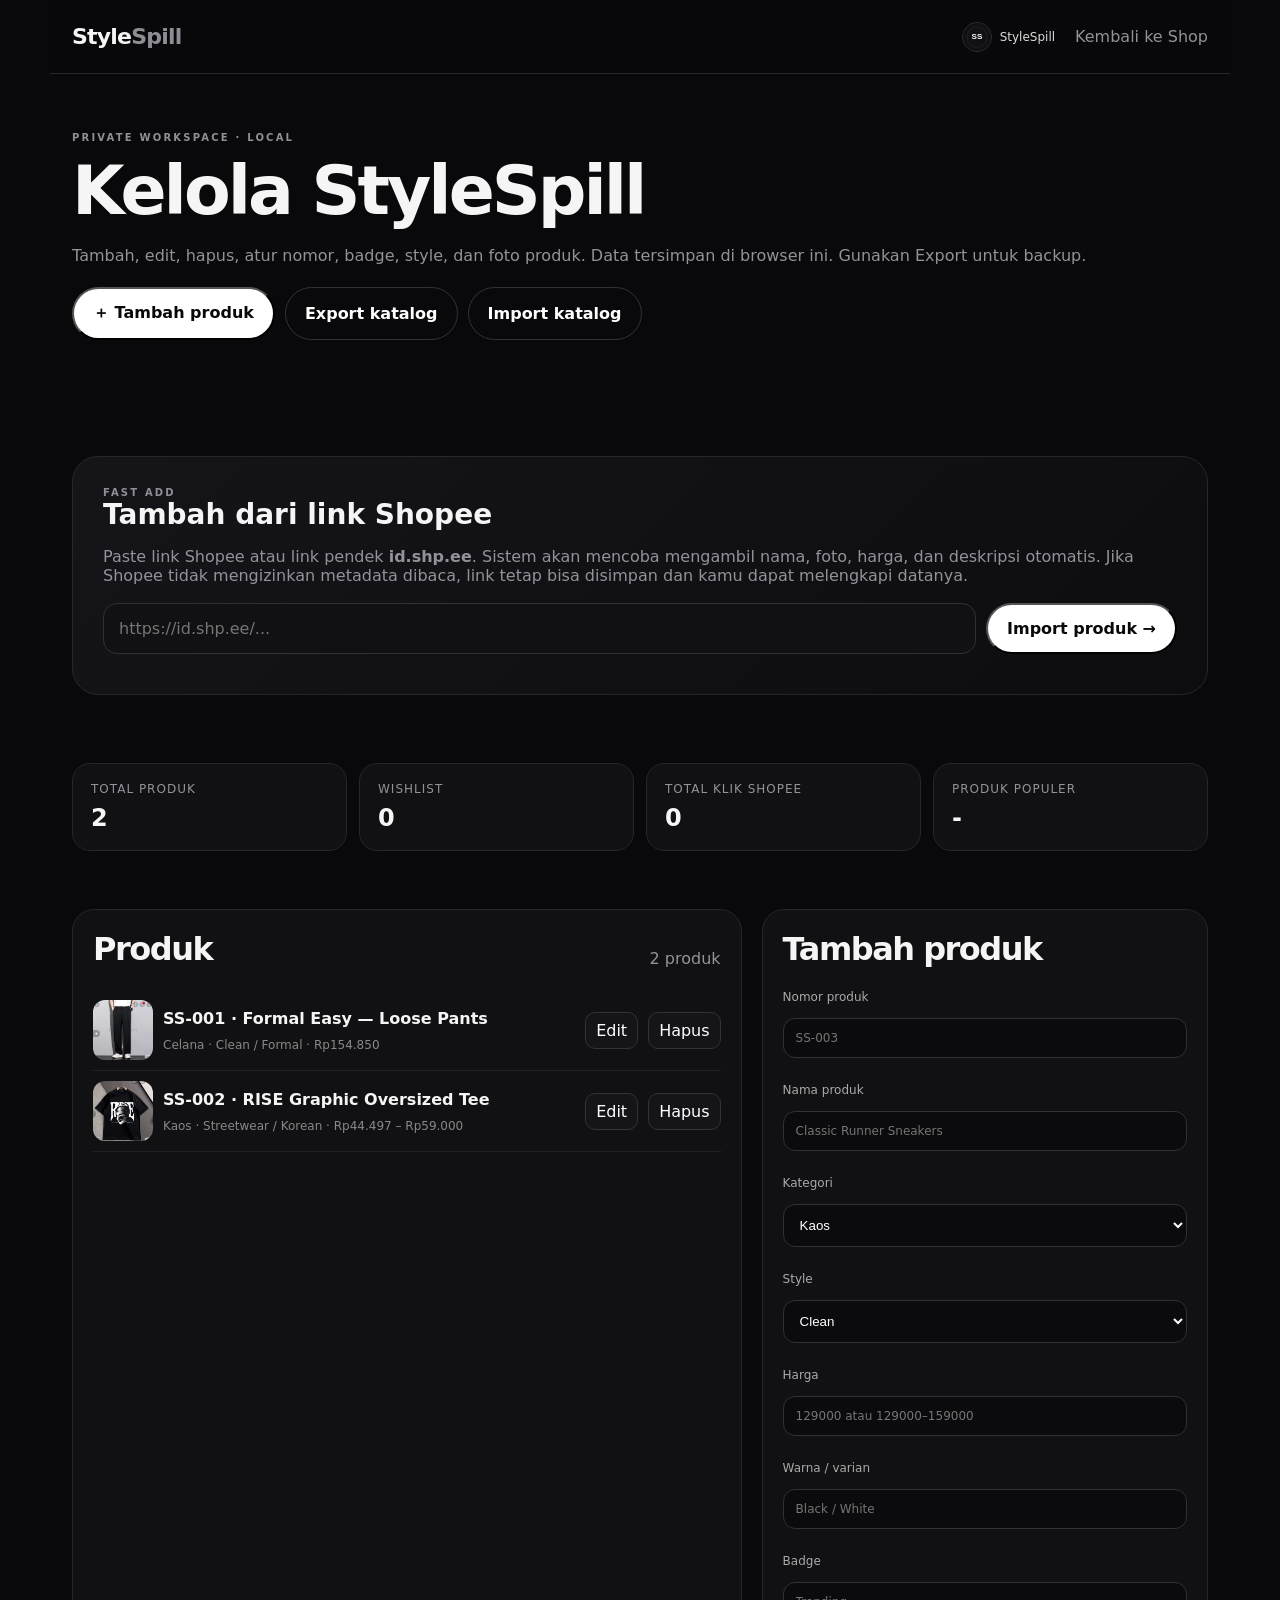
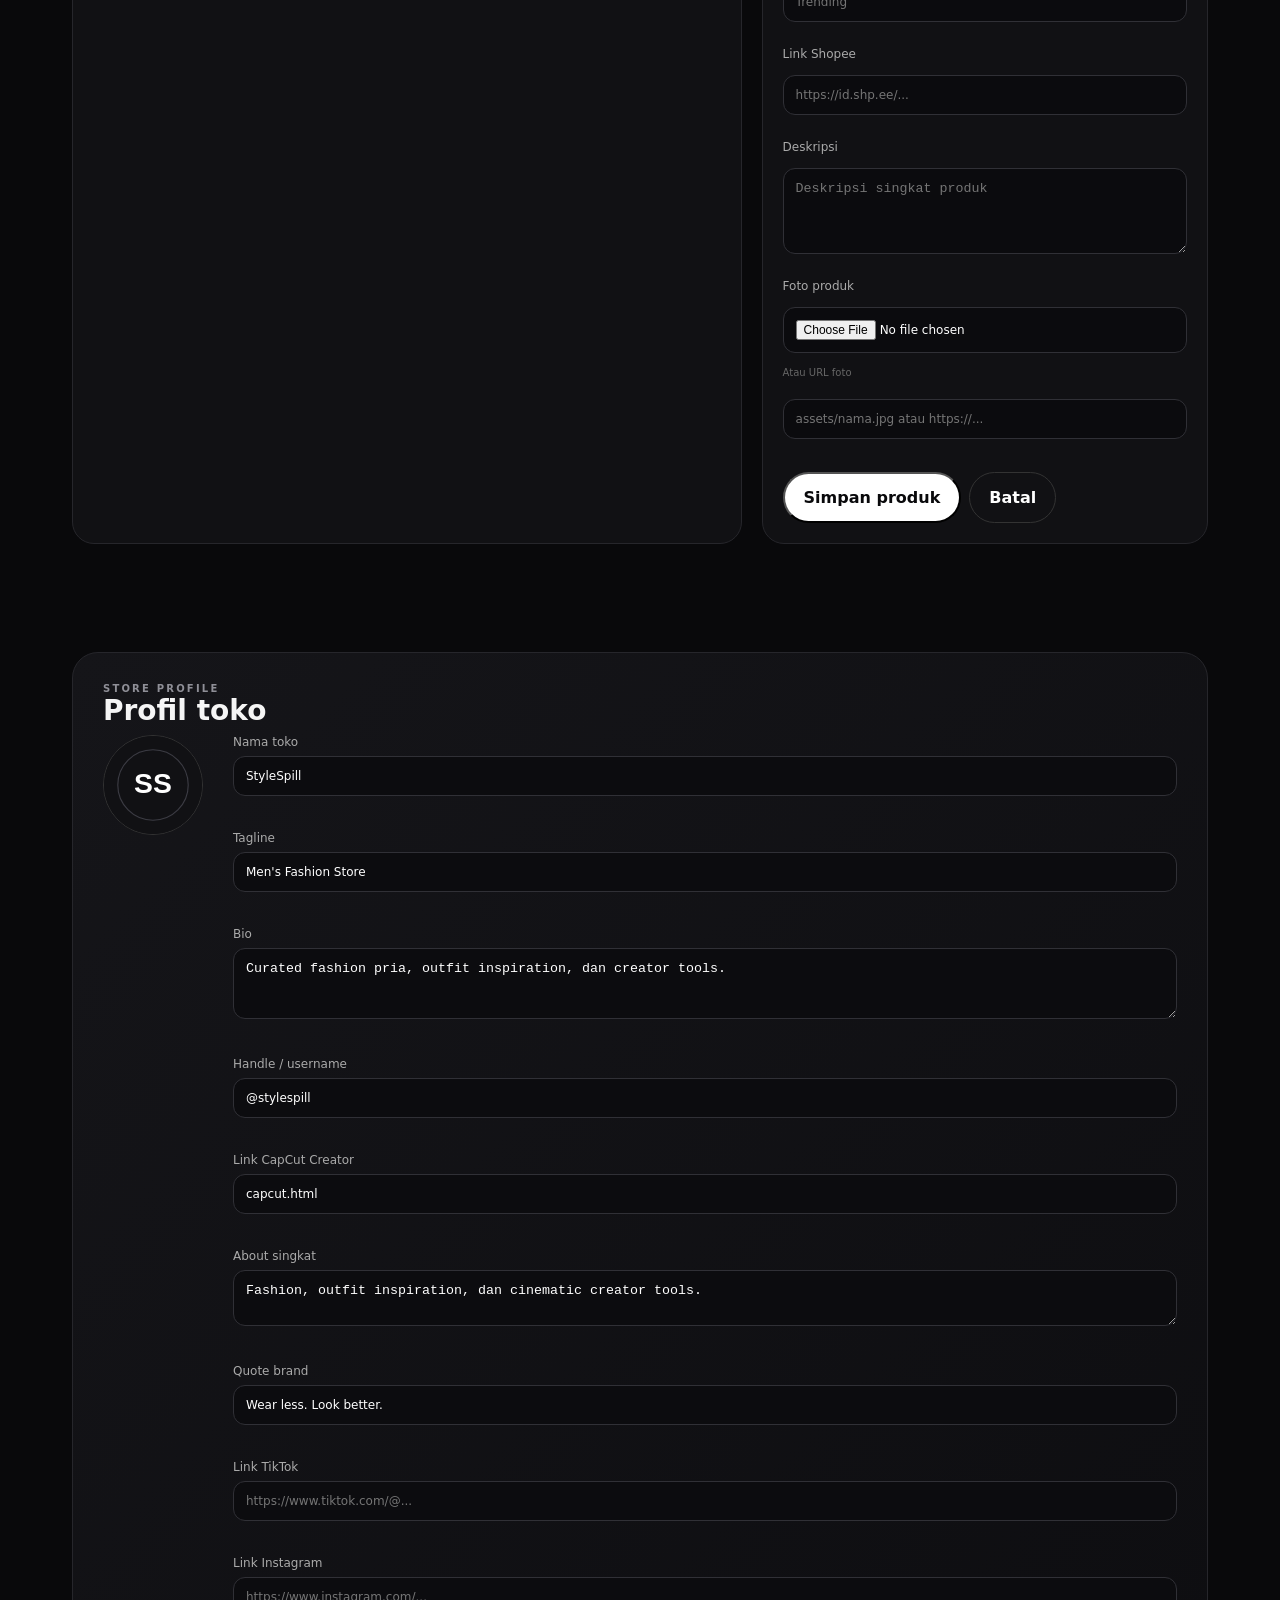
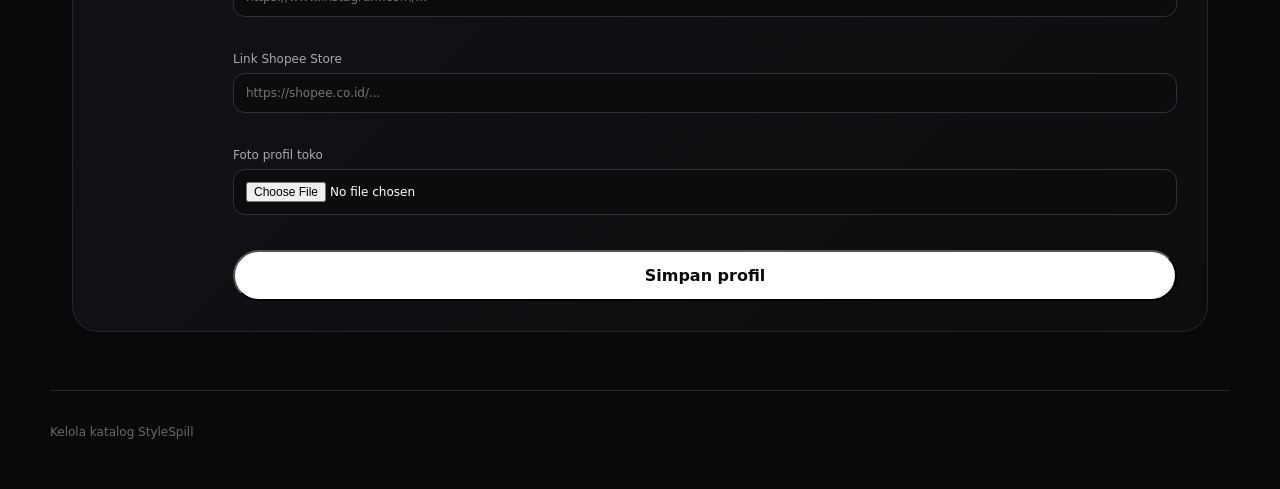
<file: admin.html>
<!doctype html><html lang="id"><head><meta charset="utf-8"><meta name="viewport" content="width=device-width,initial-scale=1"><title>Kelola Produk | StyleSpill</title><link rel="stylesheet" href="styles.css"></head><body><header class="wrap nav"><a class="logo" href="index.html">Style<span>Spill</span></a><div class="store-mini"><img data-store-avatar src="assets/profile.svg"><span data-store-name>StyleSpill</span></div><a class="muted" href="products.html">Kembali ke Shop</a></header><main class="wrap"><section class="section"><div class="eyebrow">Private workspace · local</div><h1 class="admin-title">Kelola StyleSpill</h1><p class="muted">Tambah, edit, hapus, atur nomor, badge, style, dan foto produk. Data tersimpan di browser ini. Gunakan Export untuk backup.</p><div class="admin-actions"><button class="btn" id="newBtn">＋ Tambah produk</button><button class="btn ghost" id="exportBtn">Export katalog</button><label class="btn ghost file-btn">Import katalog<input id="importFile" type="file" accept="application/json" hidden></label></div></section><section class="section import-box"><div class="banner"><div class="eyebrow">Fast add</div><h2>Tambah dari link Shopee</h2><p class="muted">Paste link Shopee atau link pendek <b>id.shp.ee</b>. Sistem akan mencoba mengambil nama, foto, harga, dan deskripsi otomatis. Jika Shopee tidak mengizinkan metadata dibaca, link tetap bisa disimpan dan kamu dapat melengkapi datanya.</p><div class="import-row"><input id="shopeeImportUrl" placeholder="https://id.shp.ee/..." inputmode="url"><button class="btn" id="importShopeeBtn" type="button">Import produk →</button></div><div id="importStatus" class="muted import-status"></div></div></section><section class="stats-grid"><div class="stat"><span>Total produk</span><b id="statProducts">0</b></div><div class="stat"><span>Wishlist</span><b id="statWish">0</b></div><div class="stat"><span>Total klik Shopee</span><b id="statClicks">0</b></div><div class="stat"><span>Produk populer</span><b id="statTop">-</b></div></section><section class="admin-layout"><div class="admin-list"><div class="section-head"><h2>Produk</h2><span class="muted" id="count"></span></div><div id="adminList"></div></div><aside class="admin-panel"><div class="section-head"><h2 id="formTitle">Tambah produk</h2></div><form id="productForm"><input type="hidden" id="pid"><label>Nomor produk<input id="number" required placeholder="SS-003"></label><label>Nama produk<input id="name" required placeholder="Classic Runner Sneakers"></label><label>Kategori<select id="category" required></select></label><label>Style<select id="style"><option>Clean</option><option>Minimal</option><option>Streetwear</option><option>Korean</option><option>Casual</option><option>Formal</option></select></label><label>Harga<input id="price" required placeholder="129000 atau 129000–159000"></label><label>Warna / varian<input id="color" placeholder="Black / White"></label><label>Badge<input id="badge" placeholder="Trending"></label><label>Link Shopee<input id="url" type="url" placeholder="https://id.shp.ee/..." required></label><label>Deskripsi<textarea id="desc" rows="4" placeholder="Deskripsi singkat produk"></textarea></label><label>Foto produk<input id="imageFile" type="file" accept="image/*"><small>Atau URL foto</small><input id="imageUrl" placeholder="assets/nama.jpg atau https://..."></label><div class="form-buttons"><button class="btn" type="submit">Simpan produk</button><button class="btn ghost" type="button" id="cancelBtn">Batal</button></div></form></aside></section><section class="section"><div class="banner"><div class="eyebrow">Store profile</div><h2>Profil toko</h2><div class="profile-editor"><img id="avatarPreview" src="assets/profile.svg"><div><label>Nama toko<input id="profileName" value="StyleSpill"></label><label>Tagline<input id="profileTagline" value="Men's Fashion Store"></label><label>Bio<textarea id="profileBio" rows="3">Curated fashion pria, outfit inspiration, dan creator tools.</textarea></label><label>Handle / username<input id="profileHandle" value="@stylespill" placeholder="@stylespill"></label><label>Link CapCut Creator<input id="profileCapcut" type="url" placeholder="https://www.capcut.com/..." inputmode="url"></label><label>About singkat<textarea id="profileAbout" rows="2">Fashion, outfit inspiration, dan cinematic creator tools.</textarea></label><label>Quote brand<input id="profileQuote" value="Wear less. Look better." placeholder="Wear less. Look better."></label><label>Link TikTok<input id="profileTikTok" type="url" placeholder="https://www.tiktok.com/@..."></label><label>Link Instagram<input id="profileInstagram" type="url" placeholder="https://www.instagram.com/..."></label><label>Link Shopee Store<input id="profileShopee" type="url" placeholder="https://shopee.co.id/..."></label><label>Foto profil toko<input id="avatarFile" type="file" accept="image/*"></label><button class="btn" id="saveProfileBtn" type="button">Simpan profil</button></div></div></div></section></main><footer class="wrap footer">Kelola katalog StyleSpill</footer><script src="catalog.js"></script><script>
const $=id=>document.getElementById(id);let editing=null;function cats(){ $('category').innerHTML=CATEGORIES.map(c=>`<option>${c}</option>`).join('') }function resetForm(){editing=null;$('formTitle').textContent='Tambah produk';$('productForm').reset();$('pid').value='';$('imageFile').value=''}function renderStats(){const ps=catalog(),w=getWishlist(),clicks=loadJSON(LS_CLICKS,{}),entries=Object.entries(clicks).sort((a,b)=>b[1]-a[1]),top=productById(entries[0]?.[0]);$('statProducts').textContent=ps.length;$('statWish').textContent=w.length;$('statClicks').textContent=Object.values(clicks).reduce((a,b)=>a+b,0);$('statTop').textContent=top?top.number:'-'}function renderList(){const list=$('adminList'),ps=catalog();$('count').textContent=ps.length+' produk';list.innerHTML=ps.map(p=>`<div class="admin-item"><img src="${escapeHTML(p.image)}"><div class="admin-item-main"><b>${escapeHTML(p.number)} · ${escapeHTML(p.name)}</b><span>${escapeHTML(p.category)} · ${escapeHTML(p.style||'')} · ${rupiah(p.price)}</span></div><button data-edit="${escapeHTML(p.id)}">Edit</button><button data-del="${escapeHTML(p.id)}">Hapus</button></div>`).join('');list.querySelectorAll('[data-edit]').forEach(b=>b.onclick=()=>editProduct(b.dataset.edit));list.querySelectorAll('[data-del]').forEach(b=>b.onclick=()=>{if(confirm('Hapus produk ini dari katalog browser ini?')){deleteProduct(b.dataset.del);renderList();renderStats()}});renderStats()}function editProduct(id){const p=productById(id);if(!p)return;editing=p;$('formTitle').textContent='Edit produk';['pid','number','name','price','color','badge','url','desc'].forEach(k=>{const map={pid:'id'};$(k).value=p[map[k]||k]||''});$('category').value=p.category;$('style').value=p.style||'Clean';$('imageUrl').value=p.image||'';window.scrollTo({top:0,behavior:'smooth'})}function fileToData(file){return new Promise((res,rej)=>{if(!file)return res('');const r=new FileReader();r.onload=()=>res(r.result);r.onerror=rej;r.readAsDataURL(file)})}
$('productForm').onsubmit=async e=>{e.preventDefault();const f=$('imageFile').files[0],uploaded=await fileToData(f),p={id:$('pid').value||undefined,number:$('number').value.trim(),name:$('name').value.trim(),category:$('category').value,style:$('style').value,price:$('price').value.trim(),color:$('color').value.trim(),badge:$('badge').value.trim()||'StyleSpill Pick',url:$('url').value.trim(),desc:$('desc').value.trim(),image:uploaded||$('imageUrl').value.trim()||'assets/profile.svg'};saveProduct(p);renderList();resetForm();alert('Produk tersimpan di browser ini.')};$('newBtn').onclick=resetForm;$('cancelBtn').onclick=resetForm;$('exportBtn').onclick=exportCatalog;$('importFile').onchange=async e=>{try{await importCatalog(e.target.files[0]);renderList();loadProfileForm();alert('Katalog berhasil diimpor.')}catch(err){alert('Import gagal: '+err.message)}};async function saveAvatar(file){const d=await fileToData(file);if(d){const p=getProfile();p.avatar=d;saveProfile(p);$('avatarPreview').src=d;document.querySelectorAll('[data-store-avatar]').forEach(x=>x.src=d)}}function loadProfileForm(){const p=getProfile();$('profileName').value=p.name;$('profileTagline').value=p.tagline;$('profileBio').value=p.bio;$('profileHandle').value=p.handle||'@stylespill';$('profileCapcut').value=p.capcutUrl||'';$('profileAbout').value=p.about||p.bio;$('profileQuote').value=p.quote||'Wear less. Look better.';$('profileTikTok').value=p.tiktokUrl||'';$('profileInstagram').value=p.instagramUrl||'';$('profileShopee').value=p.shopeeUrl||'';$('avatarPreview').src=p.avatar}$('avatarFile').onchange=e=>saveAvatar(e.target.files[0]);$('saveProfileBtn').onclick=()=>{const p=getProfile();p.name=$('profileName').value.trim()||'StyleSpill';p.tagline=$('profileTagline').value.trim();p.bio=$('profileBio').value.trim();p.handle=$('profileHandle').value.trim();p.capcutUrl=$('profileCapcut').value.trim();p.about=$('profileAbout').value.trim();p.quote=$('profileQuote').value.trim();p.tiktokUrl=$('profileTikTok').value.trim();p.instagramUrl=$('profileInstagram').value.trim();p.shopeeUrl=$('profileShopee').value.trim();saveProfile(p);renderProfile?.();alert('Profil toko tersimpan di browser ini.')};cats();renderList();loadProfileForm();
async function importShopee(){const url=$('shopeeImportUrl').value.trim(),status=$('importStatus');if(!/^https?:\/\/(id\.)?shp\.ee\//i.test(url)&&!/^https?:\/\/([a-z0-9-]+\.)?shopee\.co\.id\//i.test(url)){status.textContent='Masukkan link Shopee / id.shp.ee yang valid.';return}status.textContent='Mengambil nama, foto, dan detail produk…';try{let m=null;try{const rr=await fetch('/api/shopee-import?url='+encodeURIComponent(url));if(rr.ok){const dd=await rr.json();if(dd.ok)m=dd.product}}catch(_){}if(!m){const api='https://api.microlink.io/?url='+encodeURIComponent(url)+'&meta.title=true&meta.description=true&meta.image=true&filter=title,description,image.url,url';const r=await fetch(api);const d=await r.json();if(d.status!=='success')throw Error(d.data?.message||'Metadata tidak tersedia');const x=d.data||{};m={name:x.title||'Produk Shopee',short:x.title||'Produk Shopee',image:x.image?.url||'assets/profile.svg',url,desc:x.description||''}}const p=normalizeShopeeProduct(m);saveProduct(p);renderList();renderStats();resetForm();$('shopeeImportUrl').value='';status.innerHTML='<b>✓ Produk berhasil ditambahkan.</b> '+escapeHTML(p.number)+' · '+escapeHTML(p.name);window.scrollTo({top:0,behavior:'smooth'})}catch(e){status.textContent='Import otomatis gagal. Shopee dapat membatasi metadata. Lengkapi produk melalui form di bawah; link Shopee tetap tersimpan.'}}$('importShopeeBtn').onclick=importShopee;</script></body></html>
</file>
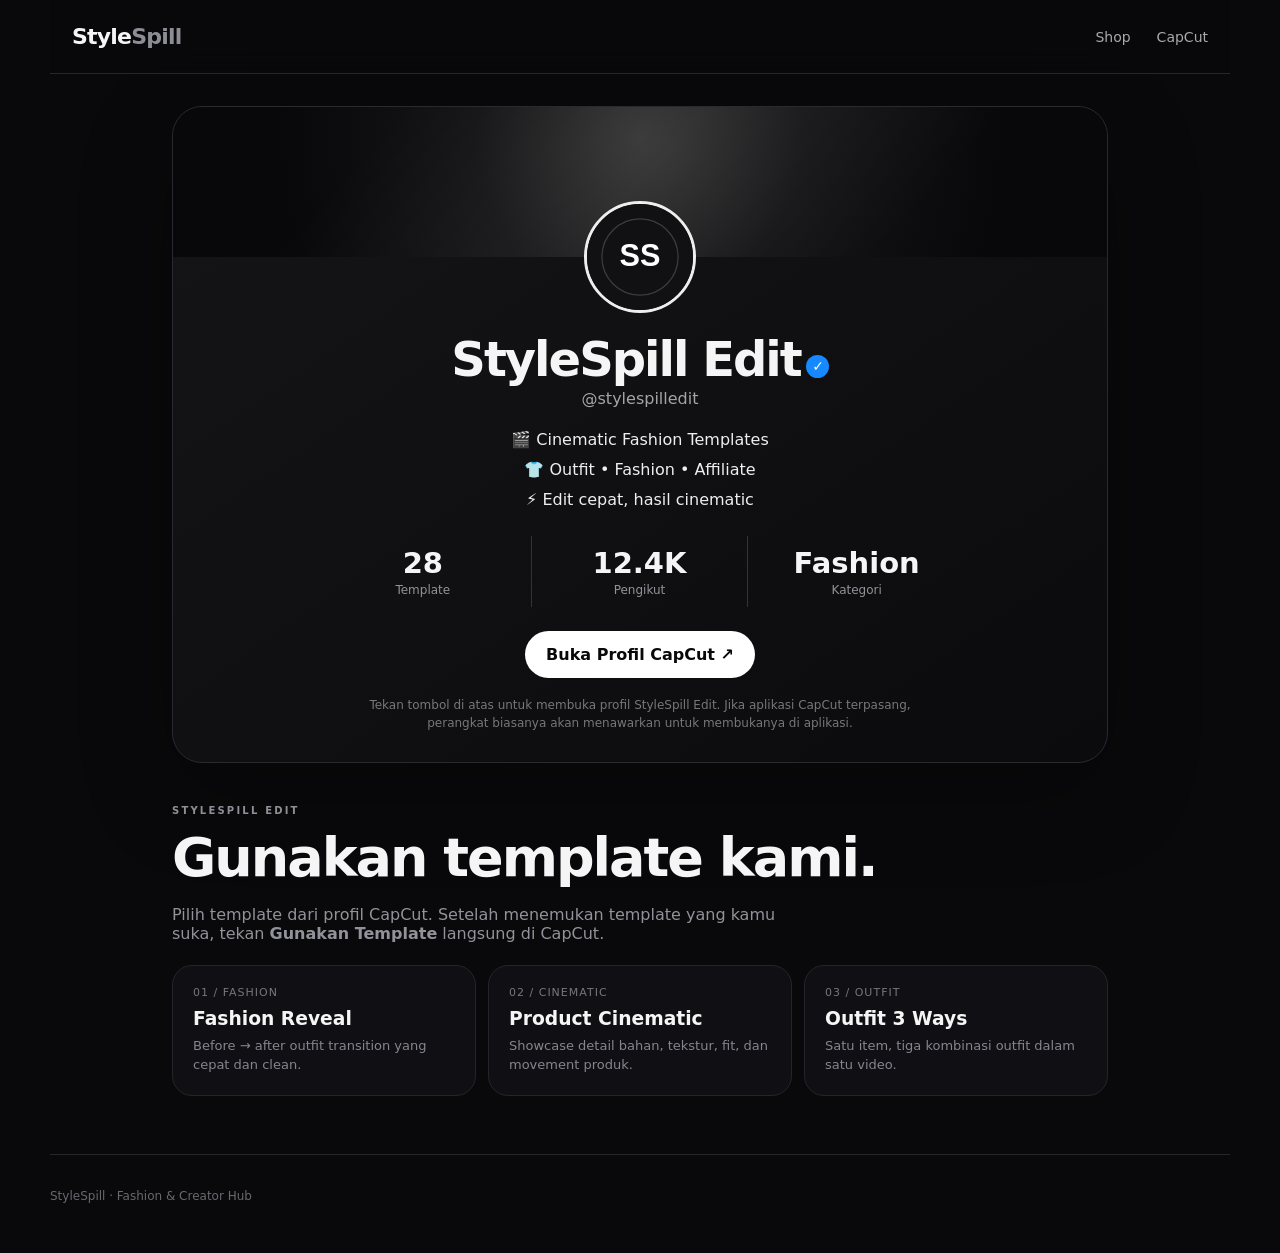
<file: capcut.html>
<!doctype html>
<html lang="id">
<head>
<meta charset="utf-8">
<meta name="viewport" content="width=device-width,initial-scale=1,viewport-fit=cover">
<meta name="theme-color" content="#070707">
<title>CapCut Creator — StyleSpill Edit</title>
<link rel="stylesheet" href="styles.css">
<meta name="description" content="StyleSpill Edit — cinematic fashion CapCut templates.">
<style>
.capcut-page{max-width:980px;margin:auto}
.capcut-card{margin:32px 0 22px;border:1px solid #29292f;border-radius:30px;background:linear-gradient(145deg,#151517,#0b0b0d);overflow:hidden;box-shadow:0 30px 90px rgba(0,0,0,.28)}
.capcut-cover{height:150px;background:radial-gradient(circle at 50% 20%,#333 0,#151517 34%,#08080a 75%);position:relative}
.capcut-cover:after{content:"";position:absolute;inset:0;background:linear-gradient(120deg,transparent 20%,rgba(255,255,255,.05) 50%,transparent 80%);transform:skewX(-18deg)}
.capcut-main{padding:0 28px 30px;text-align:center}
.capcut-avatar{width:112px;height:112px;border-radius:50%;object-fit:cover;border:3px solid #eee;margin-top:-56px;background:#111;position:relative}
.capcut-name{font-size:clamp(30px,6vw,48px);letter-spacing:-2px;margin:14px 0 2px;font-weight:900}
.capcut-handle{color:#a4a4ab;font-size:16px;margin:0 0 20px}
.capcut-verified{display:inline-flex;align-items:center;justify-content:center;width:23px;height:23px;border-radius:50%;background:#1689ff;color:#fff;font-size:14px;vertical-align:5px;margin-left:5px}
.capcut-bio{display:grid;gap:7px;color:#eee;font-size:16px;line-height:1.45;margin:18px auto 24px}
.capcut-stats{display:grid;grid-template-columns:repeat(3,1fr);max-width:650px;margin:0 auto 24px}
.capcut-stat{padding:10px 8px;border-right:1px solid #333}
.capcut-stat:last-child{border-right:0}
.capcut-stat b{display:block;font-size:29px;font-weight:900}
.capcut-stat span{display:block;color:#92929a;font-size:12px;margin-top:3px}
.capcut-actions{display:flex;justify-content:center;gap:10px;flex-wrap:wrap}
.capcut-primary{min-width:230px;justify-content:center;font-size:16px}
.capcut-note{color:#777;font-size:12px;margin:18px auto 0;max-width:560px;line-height:1.5}
.capcut-template-grid{display:grid;grid-template-columns:repeat(3,1fr);gap:12px;margin-top:22px}
.capcut-template{border:1px solid #24242a;background:#101014;border-radius:20px;padding:20px}
.capcut-template .num{font-size:11px;color:#777;letter-spacing:1px}
.capcut-template h3{margin:9px 0 7px}
.capcut-template p{color:#85858d;font-size:13px;line-height:1.5;margin:0}
.capcut-empty{margin-top:20px;border:1px dashed #333;border-radius:20px;padding:22px;color:#777;text-align:center}
@media(max-width:700px){.capcut-main{padding:0 18px 24px}.capcut-cover{height:125px}.capcut-avatar{width:96px;height:96px;margin-top:-48px}.capcut-template-grid{grid-template-columns:1fr}.capcut-stat b{font-size:23px}}
</style>
</head>
<body>
<header class="wrap nav">
<a class="logo" href="index.html">Style<span>Spill</span></a>
<nav class="links"><a href="products.html">Shop</a><a href="capcut.html">CapCut</a></nav>
<button class="mobile-menu" type="button">MENU</button>
</header>

<main class="wrap capcut-page">
<section class="capcut-card">
  <div class="capcut-cover"></div>
  <div class="capcut-main">
    <img class="capcut-avatar" data-capcut-avatar src="assets/profile.svg" alt="StyleSpill Edit">
    <h1 class="capcut-name"><span data-capcut-name>StyleSpill Edit</span><span class="capcut-verified">✓</span></h1>
    <p class="capcut-handle" data-capcut-handle>@stylespilledit</p>

    <div class="capcut-bio" id="capcutBio"></div>

    <div class="capcut-stats">
      <div class="capcut-stat"><b data-capcut-templates>28</b><span>Template</span></div>
      <div class="capcut-stat"><b data-capcut-followers>12.4K</b><span>Pengikut</span></div>
      <div class="capcut-stat"><b data-capcut-category>Fashion</b><span>Kategori</span></div>
    </div>

    <div class="capcut-actions">
      <a id="capcutProfileLink" class="btn capcut-primary" href="#" rel="noopener">Buka Profil CapCut ↗</a>
    </div>
    <p class="capcut-note">Tekan tombol di atas untuk membuka profil StyleSpill Edit. Jika aplikasi CapCut terpasang, perangkat biasanya akan menawarkan untuk membukanya di aplikasi.</p>
  </div>
</section>

<section class="section" style="padding-top:20px">
  <div class="eyebrow">STYLESPILL EDIT</div>
  <h2 style="font-size:clamp(34px,5vw,54px);letter-spacing:-2px;margin:10px 0">Gunakan template kami.</h2>
  <p class="muted" style="max-width:650px">Pilih template dari profil CapCut. Setelah menemukan template yang kamu suka, tekan <b>Gunakan Template</b> langsung di CapCut.</p>
  <div class="capcut-template-grid">
    <article class="capcut-template"><div class="num">01 / FASHION</div><h3>Fashion Reveal</h3><p>Before → after outfit transition yang cepat dan clean.</p></article>
    <article class="capcut-template"><div class="num">02 / CINEMATIC</div><h3>Product Cinematic</h3><p>Showcase detail bahan, tekstur, fit, dan movement produk.</p></article>
    <article class="capcut-template"><div class="num">03 / OUTFIT</div><h3>Outfit 3 Ways</h3><p>Satu item, tiga kombinasi outfit dalam satu video.</p></article>
  </div>
</section>
</main>

<footer class="wrap footer">StyleSpill · Fashion & Creator Hub</footer>
<script src="catalog.js"></script>
<script src="menu.js"></script>
<script>
document.addEventListener('DOMContentLoaded',()=>{
  const c=getCapcutCreator();
  document.querySelector('[data-capcut-name]').textContent=c.name;
  document.querySelector('[data-capcut-handle]').textContent=c.handle;
  document.querySelector('[data-capcut-templates]').textContent=c.templates;
  document.querySelector('[data-capcut-followers]').textContent=c.followers;
  document.querySelector('[data-capcut-category]').textContent=c.category;
  document.querySelector('[data-capcut-avatar]').src='assets/profile.svg';
  document.querySelector('#capcutBio').innerHTML=c.bioLines.map(x=>`<div>${escapeHTML(x)}</div>`).join('');
  const a=document.querySelector('#capcutProfileLink');
  if(c.profileUrl){
    a.href=c.profileUrl;
    a.target='_blank';
  }else{
    a.href='#';
    a.addEventListener('click',e=>{
      e.preventDefault();
      alert('URL profil CapCut belum diatur. Kirim link profil CapCut kamu, lalu URL ini akan dipasang.');
    });
  }
});
</script>
</body>
</html>
</file>
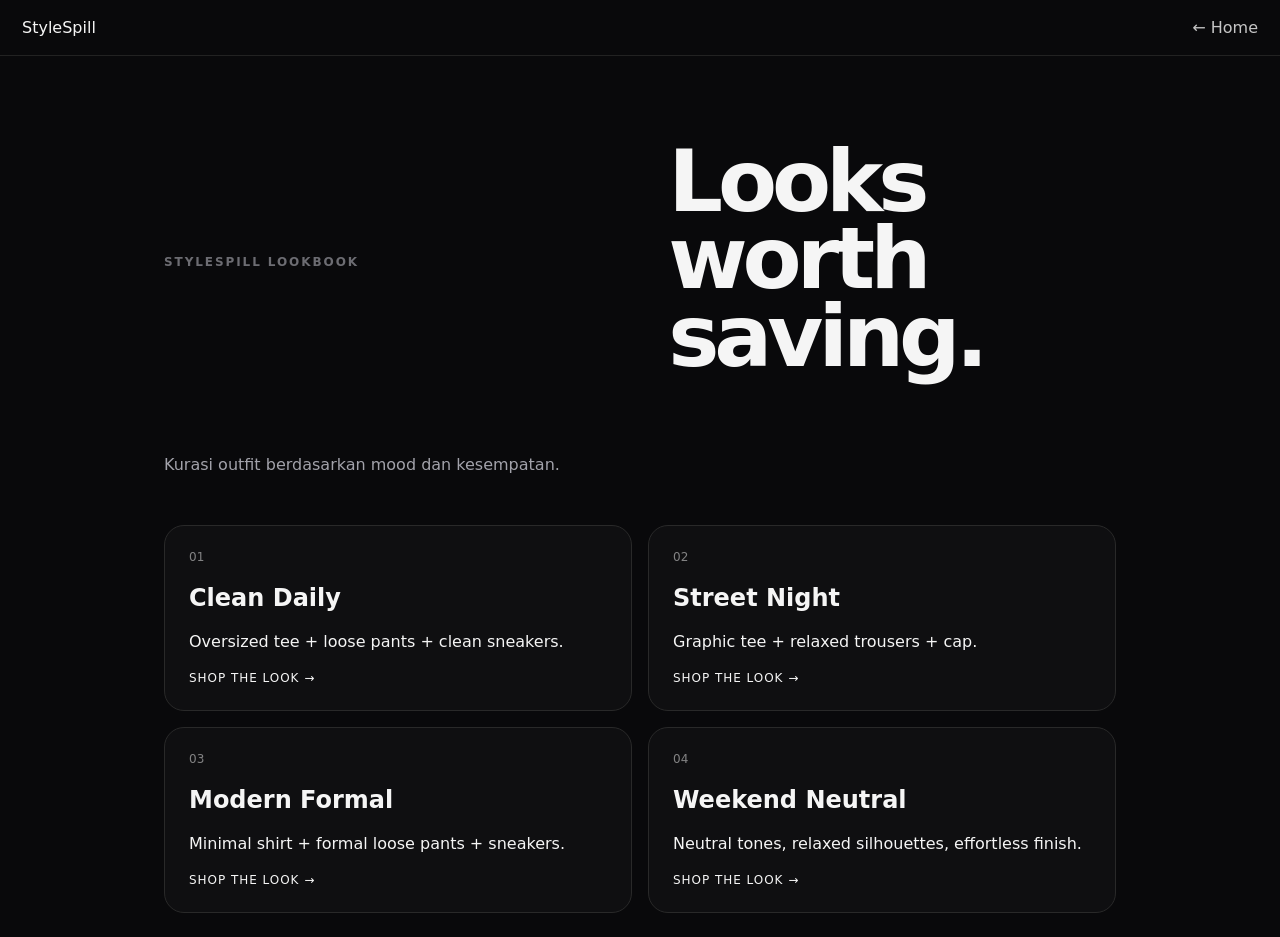
<file: lookbook.html>
<!doctype html>
<html lang="id">
<head><meta charset="utf-8"><meta name="viewport" content="width=device-width,initial-scale=1">
<title>Lookbook — StyleSpill</title><link rel="stylesheet" href="styles.css"><link rel="stylesheet" href="v12.css"></head>
<body>
<header class="topbar"><a class="brand" href="index.html">StyleSpill</a><a class="navlink" href="index.html">← Home</a></header>
<main class="container">
<section class="hero small"><p class="eyebrow">STYLESPILL LOOKBOOK</p><h1>Looks worth saving.</h1><p>Kurasi outfit berdasarkan mood dan kesempatan.</p></section>
<div class="look-grid">
<article class="look-card"><div class="look-num">01</div><h2>Clean Daily</h2><p>Oversized tee + loose pants + clean sneakers.</p><a href="products.html">SHOP THE LOOK →</a></article>
<article class="look-card"><div class="look-num">02</div><h2>Street Night</h2><p>Graphic tee + relaxed trousers + cap.</p><a href="products.html">SHOP THE LOOK →</a></article>
<article class="look-card"><div class="look-num">03</div><h2>Modern Formal</h2><p>Minimal shirt + formal loose pants + sneakers.</p><a href="products.html">SHOP THE LOOK →</a></article>
<article class="look-card"><div class="look-num">04</div><h2>Weekend Neutral</h2><p>Neutral tones, relaxed silhouettes, effortless finish.</p><a href="products.html">SHOP THE LOOK →</a></article>
</div></main></body></html>
</file>
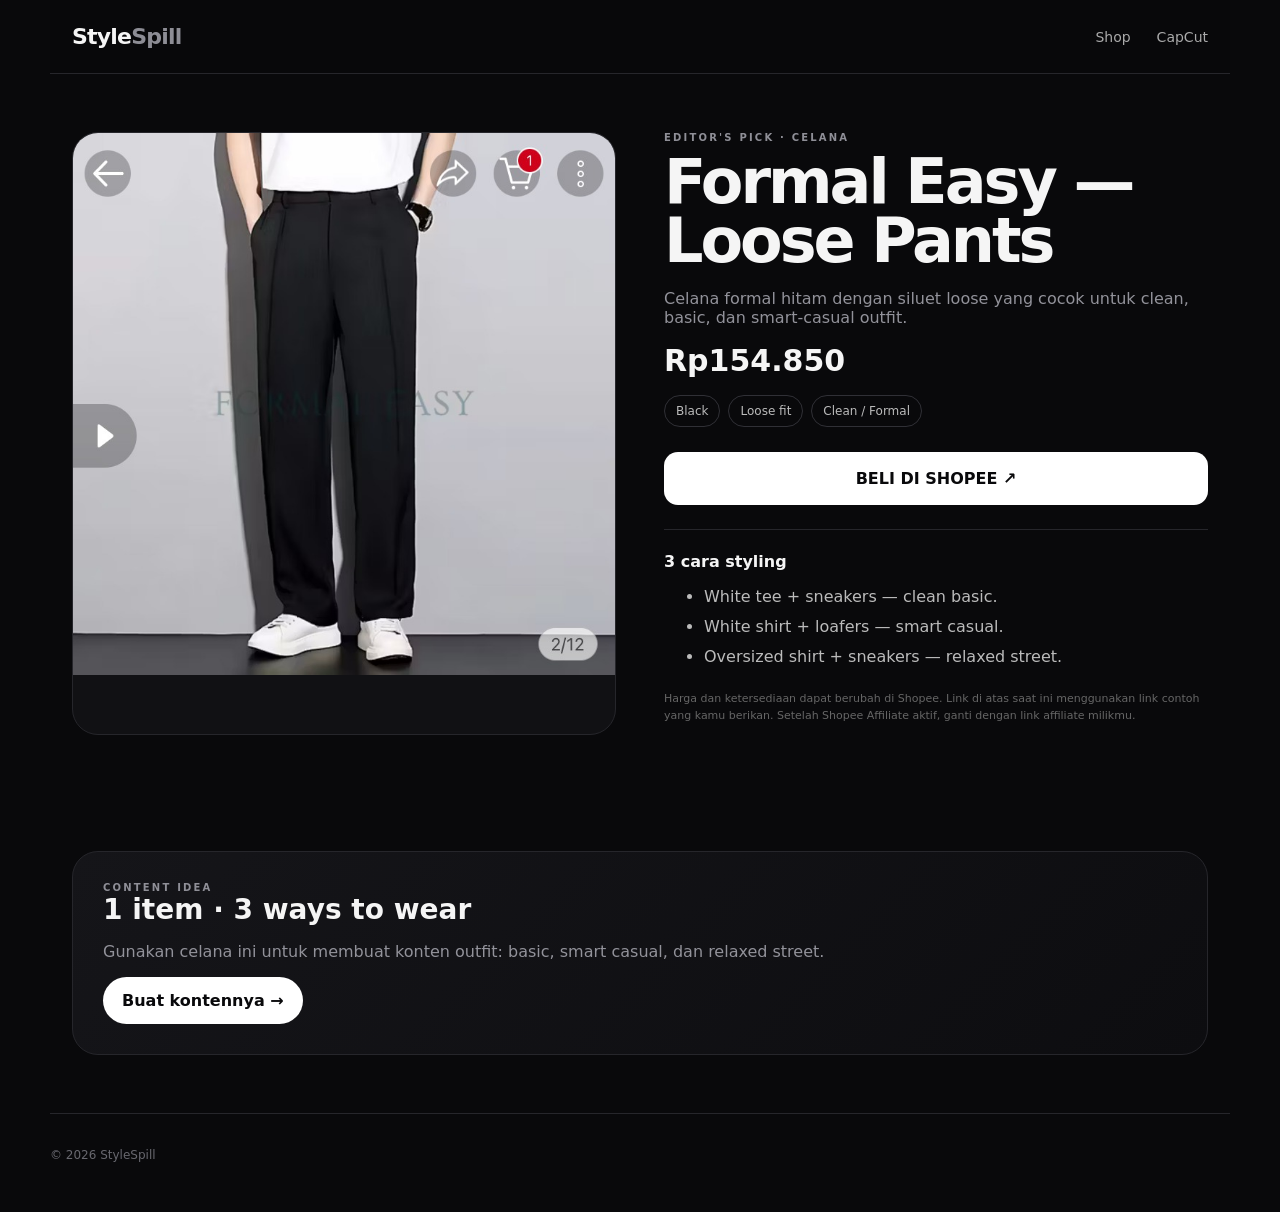
<file: loose-pants.html>
<!doctype html><html lang="id"><head><meta charset="utf-8"><meta name="viewport" content="width=device-width,initial-scale=1"><meta name="description" content="Formal Easy Loose Pants Black — StyleSpill"><title>Formal Easy — Loose Pants | StyleSpill</title><link rel="stylesheet" href="../styles.css"><link rel="canonical" href="https://stylespill.id/products/loose-pants.html"><meta property="og:site_name" content="StyleSpill"><meta property="og:url" content="https://stylespill.id/products/loose-pants.html"><meta property="og:type" content="website"><meta property="og:description" content="StyleSpill — curated men's fashion, outfit inspiration, Shopee picks, and CapCut creator tools."></head><body><header class="wrap nav"><a class="logo" href="../index.html">Style<span>Spill</span></a><nav class="links"><a href="../products.html">Shop</a><a href="../capcut.html">CapCut</a></nav><button class="mobile-menu" type="button">MENU</button></header><main class="wrap"><section class="detail"><div class="detail-img"><img src="../assets/loose-pants.jpg" alt="Formal Easy Loose Pants Black"></div><div><div class="eyebrow">Editor's pick · Celana</div><h1>Formal Easy — Loose Pants</h1><p class="muted">Celana formal hitam dengan siluet loose yang cocok untuk clean, basic, dan smart-casual outfit.</p><div class="price">Rp154.850</div><div class="meta"><span>Black</span><span>Loose fit</span><span>Clean / Formal</span></div><a class="buy" href="https://id.shp.ee/bHcjpPUt" target="_blank" rel="noopener noreferrer">BELI DI SHOPEE ↗</a><div class="style-box"><b>3 cara styling</b><ul><li>White tee + sneakers — clean basic.</li><li>White shirt + loafers — smart casual.</li><li>Oversized shirt + sneakers — relaxed street.</li></ul></div><p class="disclosure">Harga dan ketersediaan dapat berubah di Shopee. Link di atas saat ini menggunakan link contoh yang kamu berikan. Setelah Shopee Affiliate aktif, ganti dengan link affiliate milikmu.</p></div></section><section class="section"><div class="banner"><div class="eyebrow">Content idea</div><h2>1 item · 3 ways to wear</h2><p class="muted">Gunakan celana ini untuk membuat konten outfit: basic, smart casual, dan relaxed street.</p><a class="btn" href="../capcut.html">Buat kontennya →</a></div></section></main><footer class="wrap footer">© 2026 StyleSpill</footer><script src="../menu.js"></script></body></html>
</file>
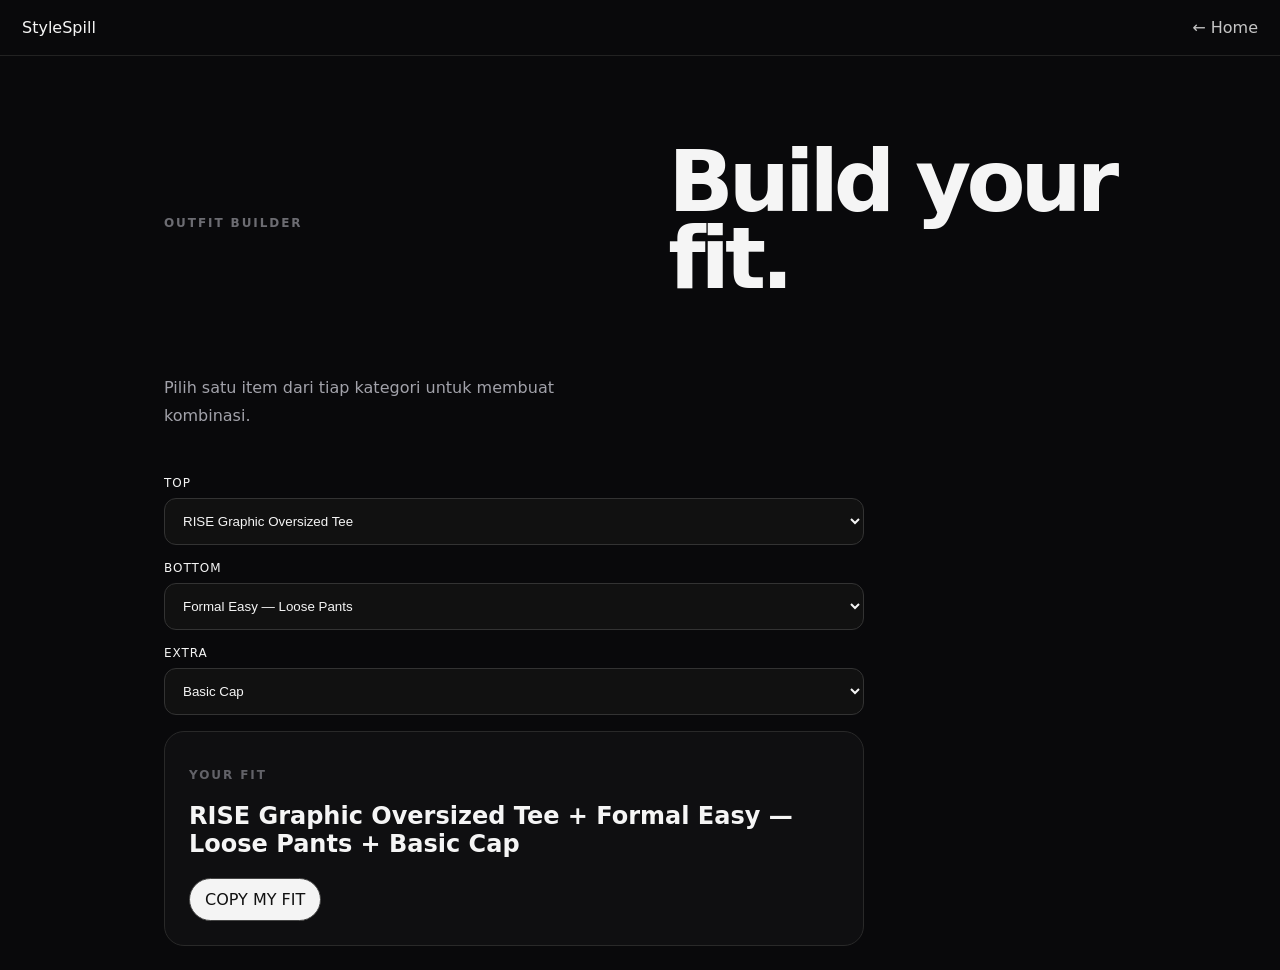
<file: outfit-builder.html>
<!doctype html>
<html lang="id">
<head><meta charset="utf-8"><meta name="viewport" content="width=device-width,initial-scale=1">
<title>Outfit Builder — StyleSpill</title><link rel="stylesheet" href="styles.css"><link rel="stylesheet" href="v12.css"></head>
<body>
<header class="topbar"><a class="brand" href="index.html">StyleSpill</a><a class="navlink" href="index.html">← Home</a></header>
<main class="container">
<section class="hero small"><p class="eyebrow">OUTFIT BUILDER</p><h1>Build your fit.</h1><p>Pilih satu item dari tiap kategori untuk membuat kombinasi.</p></section>
<div class="builder">
<label>TOP<select id="top"><option>RISE Graphic Oversized Tee</option><option>Basic Oversized Tee</option><option>Minimal Shirt</option></select></label>
<label>BOTTOM<select id="bottom"><option>Formal Easy — Loose Pants</option><option>Relaxed Cargo Pants</option><option>Straight Trousers</option></select></label>
<label>EXTRA<select id="extra"><option>Basic Cap</option><option>Minimal Bag</option><option>None</option></select></label>
<div class="outfit-card"><p class="eyebrow">YOUR FIT</p><h2 id="fit">RISE Graphic Oversized Tee + Formal Easy — Loose Pants + Basic Cap</h2><button class="primary" onclick="copyFit()">COPY MY FIT</button></div>
</div></main>
<script>
function update(){document.getElementById('fit').textContent=[top.value,bottom.value,extra.value].join(' + ')}
[top,bottom,extra].forEach(x=>x.onchange=update);
function copyFit(){navigator.clipboard?.writeText(document.getElementById('fit').textContent);alert('Outfit copied!')}
</script></body></html>
</file>
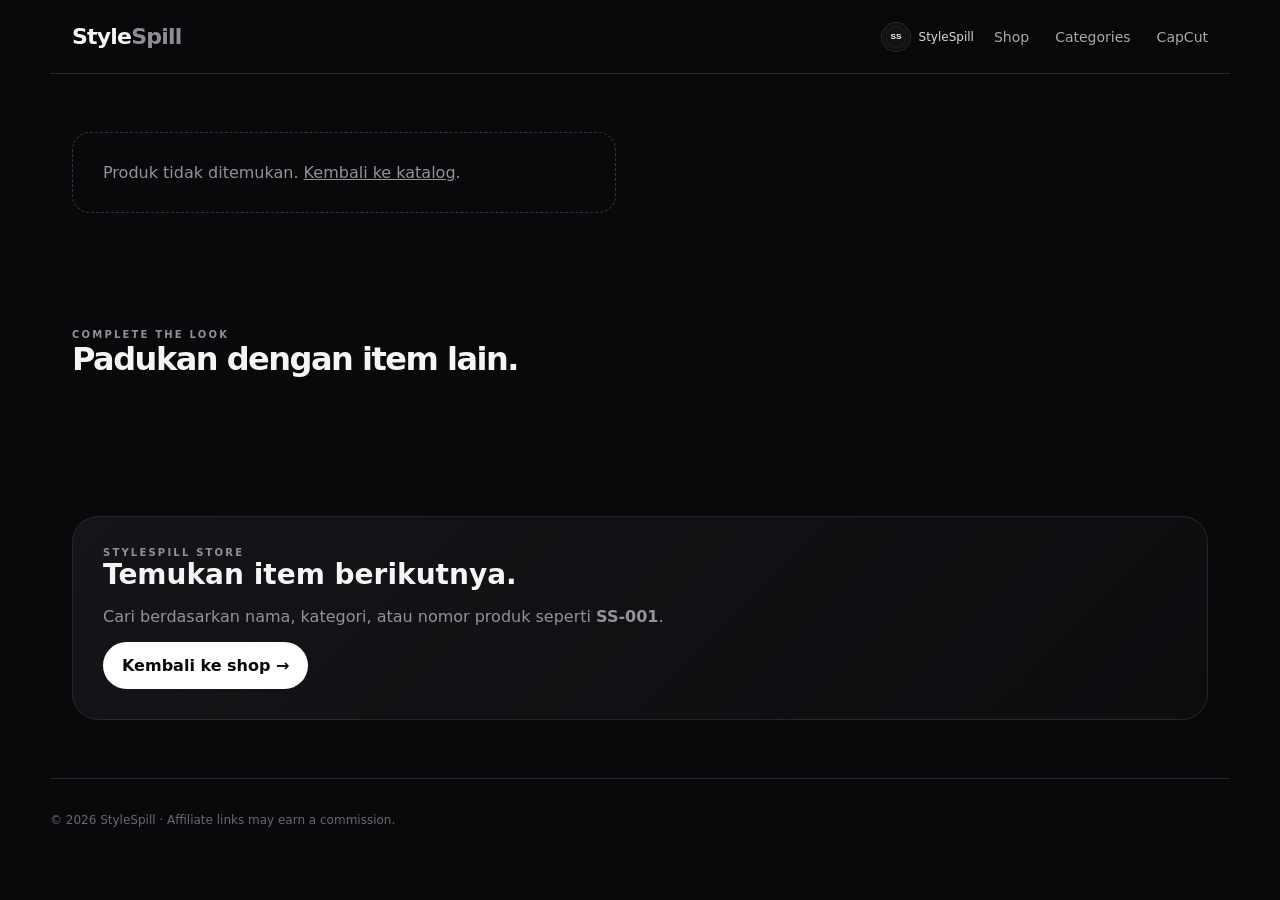
<file: product.html>
<!doctype html><html lang="id"><head><meta charset="utf-8"><meta name="viewport" content="width=device-width,initial-scale=1"><title>Produk | StyleSpill</title><link rel="stylesheet" href="styles.css"></head><body><header class="wrap nav"><a class="logo" href="index.html">Style<span>Spill</span></a><div class="store-mini"><img data-store-avatar src="assets/profile.svg"><span data-store-name>StyleSpill</span></div><nav class="links"><a href="products.html">Shop</a><a href="index.html#categories">Categories</a><a href="capcut.html">CapCut</a></nav><button class="mobile-menu" type="button">MENU</button></header><main class="wrap"><section id="detailMount" class="detail"></section><section class="section"><div class="section-head"><div><div class="eyebrow">Complete the look</div><h2>Padukan dengan item lain.</h2></div></div><div class="grid" id="completeLook"></div></section><section class="section"><div class="banner"><div class="eyebrow">StyleSpill Store</div><h2>Temukan item berikutnya.</h2><p class="muted">Cari berdasarkan nama, kategori, atau nomor produk seperti <b>SS-001</b>.</p><a class="btn" href="products.html">Kembali ke shop →</a></div></section></main><footer class="wrap footer">© 2026 StyleSpill · Affiliate links may earn a commission.</footer><script src="catalog.js"></script><script src="app.js"></script><script src="menu.js"></script><script>
const id=new URLSearchParams(location.search).get('id');const p=productById(id);const m=document.querySelector('#detailMount');if(!p){m.innerHTML='<div class="empty" style="display:block">Produk tidak ditemukan. <a href="products.html"><u>Kembali ke katalog</u></a>.</div>'}else{addRecent(p.id);document.title=p.name+' | StyleSpill';m.innerHTML=`<div class="detail-img"><div class="product-number-large">${escapeHTML(p.number||'')}</div><img src="${escapeHTML(p.image)}" alt="${escapeHTML(p.name)}"></div><div><div class="eyebrow">${escapeHTML(p.badge||'StyleSpill')} · ${escapeHTML(p.category)}</div><h1>${escapeHTML(p.name)}</h1><p class="muted">${escapeHTML(p.desc||'Produk pilihan StyleSpill untuk melengkapi gaya harianmu.')}</p><div class="price">${rupiah(p.price)}</div><div class="meta"><span>${escapeHTML(p.number||'Tanpa nomor')}</span><span>${escapeHTML(p.color||'Pilihan warna')}</span><span>${escapeHTML(p.category)}</span><span>${escapeHTML(p.style||'Everyday')}</span></div><div class="detail-actions"><button class="wish-detail ${isWishlisted(p.id)?'active':''}" onclick="toggleWishlist('${escapeHTML(p.id)}');this.classList.toggle('active');this.textContent=this.classList.contains('active')?'♥ Tersimpan':'♡ Simpan'">${isWishlisted(p.id)?'♥ Tersimpan':'♡ Simpan'}</button><button class="copy-code" onclick="navigator.clipboard?.writeText('${escapeHTML(p.number||'')}');this.textContent='✓ Copied'">Copy ${escapeHTML(p.number||'')}</button></div><a class="buy" href="${escapeHTML(p.url||'#')}" target="_blank" rel="noopener noreferrer" onclick="trackClick('${escapeHTML(p.id)}')">BELI DI SHOPEE ↗</a><div class="style-box"><b>Kenapa masuk StyleSpill?</b><ul><li>Dipilih untuk gaya yang mudah dipadukan.</li><li>Bisa dijadikan bahan konten fashion cinematic.</li><li>Nomor produk memudahkan pencarian ulang di StyleSpill.</li></ul></div><p class="disclosure">Harga dan ketersediaan dapat berubah di marketplace. Pastikan link affiliate sudah diganti dengan link affiliate milikmu sebelum promosi.</p></div>`;const related=catalog().filter(x=>x.id!==p.id).filter(x=>x.category!==p.category||p.category==='Aksesori').slice(0,4);document.querySelector('#completeLook').innerHTML=(related.length?related:catalog().filter(x=>x.id!==p.id)).slice(0,4).map(productCard).join('')}
</script></body></html>
</file>
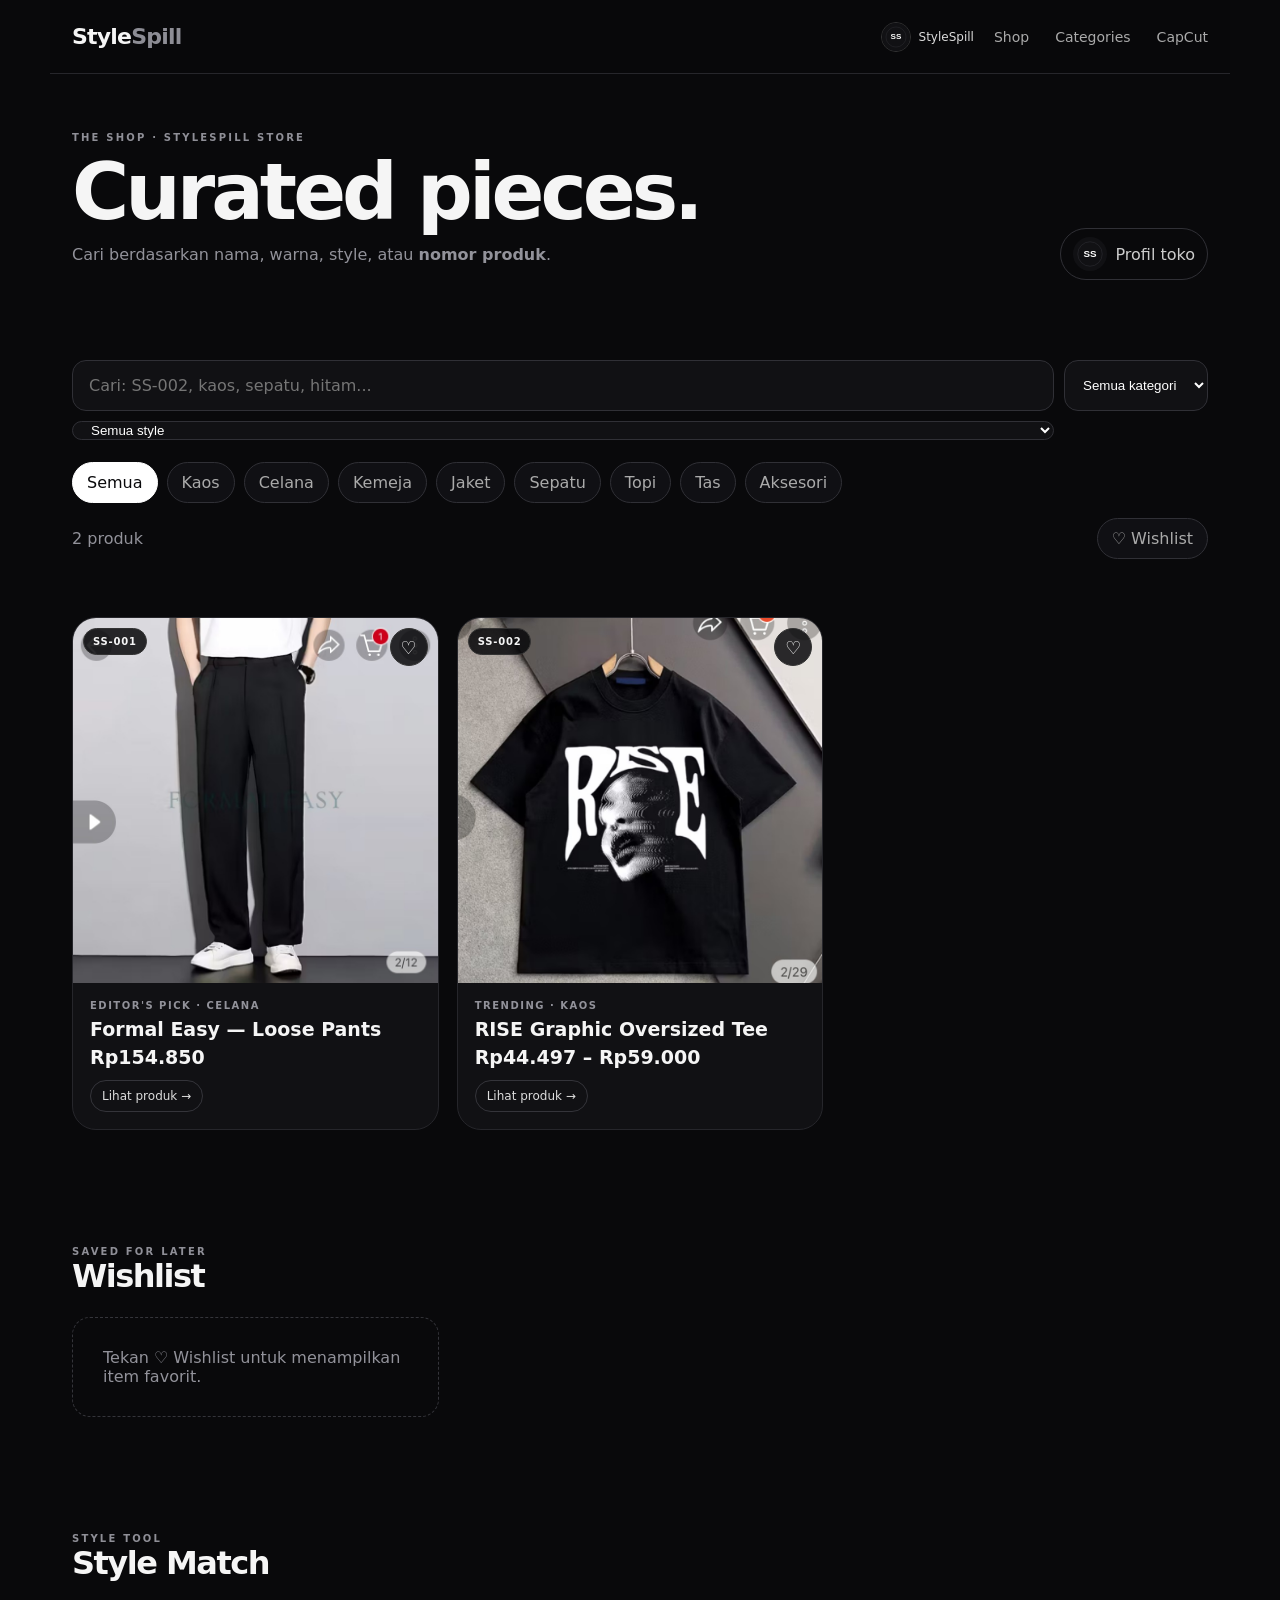
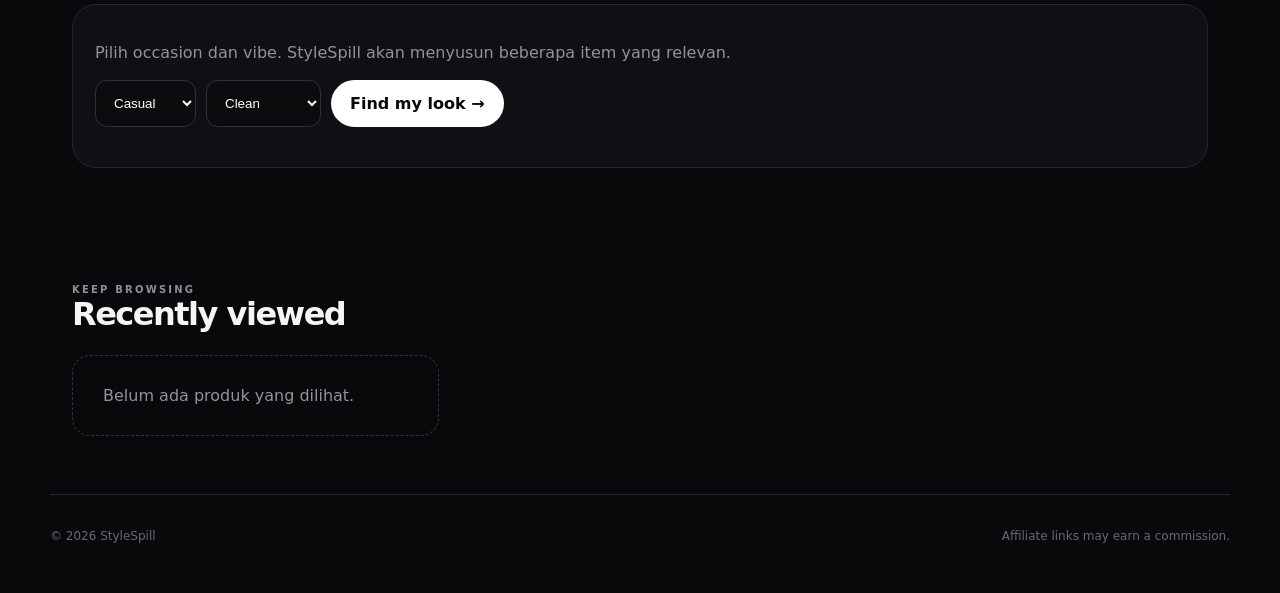
<file: products.html>
<!doctype html><html lang="id"><head><meta charset="utf-8"><meta name="viewport" content="width=device-width,initial-scale=1"><title>Shop — StyleSpill</title><link rel="stylesheet" href="styles.css"></head><body><header class="wrap nav"><a class="logo" href="index.html">Style<span>Spill</span></a><div class="store-mini"><img data-store-avatar src="assets/profile.svg"><a href="profile.html" data-store-name>StyleSpill</a></div><nav class="links"><a href="products.html">Shop</a><a href="index.html#categories">Categories</a><a href="capcut.html">CapCut</a></nav><button class="mobile-menu" type="button">MENU</button></header><main class="wrap"><section class="section shop-head"><div><div class="eyebrow">The shop · StyleSpill Store</div><h1>Curated pieces.</h1><p class="muted">Cari berdasarkan nama, warna, style, atau <b>nomor produk</b>.</p></div><a class="profile-link" href="profile.html"><img data-store-avatar src="assets/profile.svg"><span>Profil toko</span></a></section><section class="section shop-controls"><div class="searchbar"><input id="search" class="search" placeholder="Cari: SS-002, kaos, sepatu, hitam..." autocomplete="off"><select id="categoryFilter" class="select" data-category-options></select><select id="styleFilter" class="select" data-style-options></select></div><div class="chips" id="quickCats"><button class="chip active" data-cat="">Semua</button></div><div class="result-line"><span id="resultCount" class="muted"></span><button class="chip" id="wishlistToggle">♡ Wishlist</button></div></section><section class="section" style="padding-top:0"><div class="grid" id="productGrid"></div><div class="empty" id="empty">Produk yang kamu cari belum ada di katalog.</div></section><section class="section"><div class="section-head"><div><div class="eyebrow">Saved for later</div><h2>Wishlist</h2></div></div><div class="grid" id="wishlistGrid"><div class="empty" style="display:block">Tekan ♡ Wishlist untuk menampilkan item favorit.</div></div></section><section class="section"><div class="section-head"><div><div class="eyebrow">Style tool</div><h2>Style Match</h2></div></div><div class="match-box"><p class="muted">Pilih occasion dan vibe. StyleSpill akan menyusun beberapa item yang relevan.</p><div class="match-controls"><select id="matchOccasion"><option>Casual</option><option>Campus</option><option>Date</option><option>Hangout</option><option>Formal</option></select><select id="matchStyle"><option>Clean</option><option>Minimal</option><option>Streetwear</option><option>Korean</option><option>Casual</option><option>Formal</option></select><button class="btn" id="matchBtn">Find my look →</button></div><div class="grid" id="styleMatchResults"></div></div></section><section class="section"><div class="section-head"><div><div class="eyebrow">Keep browsing</div><h2>Recently viewed</h2></div></div><div class="grid" id="recentGrid"></div></section></main><footer class="wrap footer"><div class="footer-row"><span>© 2026 StyleSpill</span><span>Affiliate links may earn a commission.</span></div></footer><script src="catalog.js"></script><script src="app.js"></script><script src="menu.js"></script><script>document.addEventListener('DOMContentLoaded',()=>{const q=document.getElementById('quickCats');q.innerHTML='<button class="chip active" data-cat="">Semua</button>'+CATEGORIES.map(c=>`<button class="chip" data-cat="${c}">${c}</button>`).join('');q.querySelectorAll('.chip').forEach(b=>b.onclick=()=>{q.querySelectorAll('.chip').forEach(x=>x.classList.remove('active'));b.classList.add('active');document.getElementById('categoryFilter').value=b.dataset.cat;renderCurrentCards()});document.getElementById('search')?.focus()})</script></body></html>
</file>
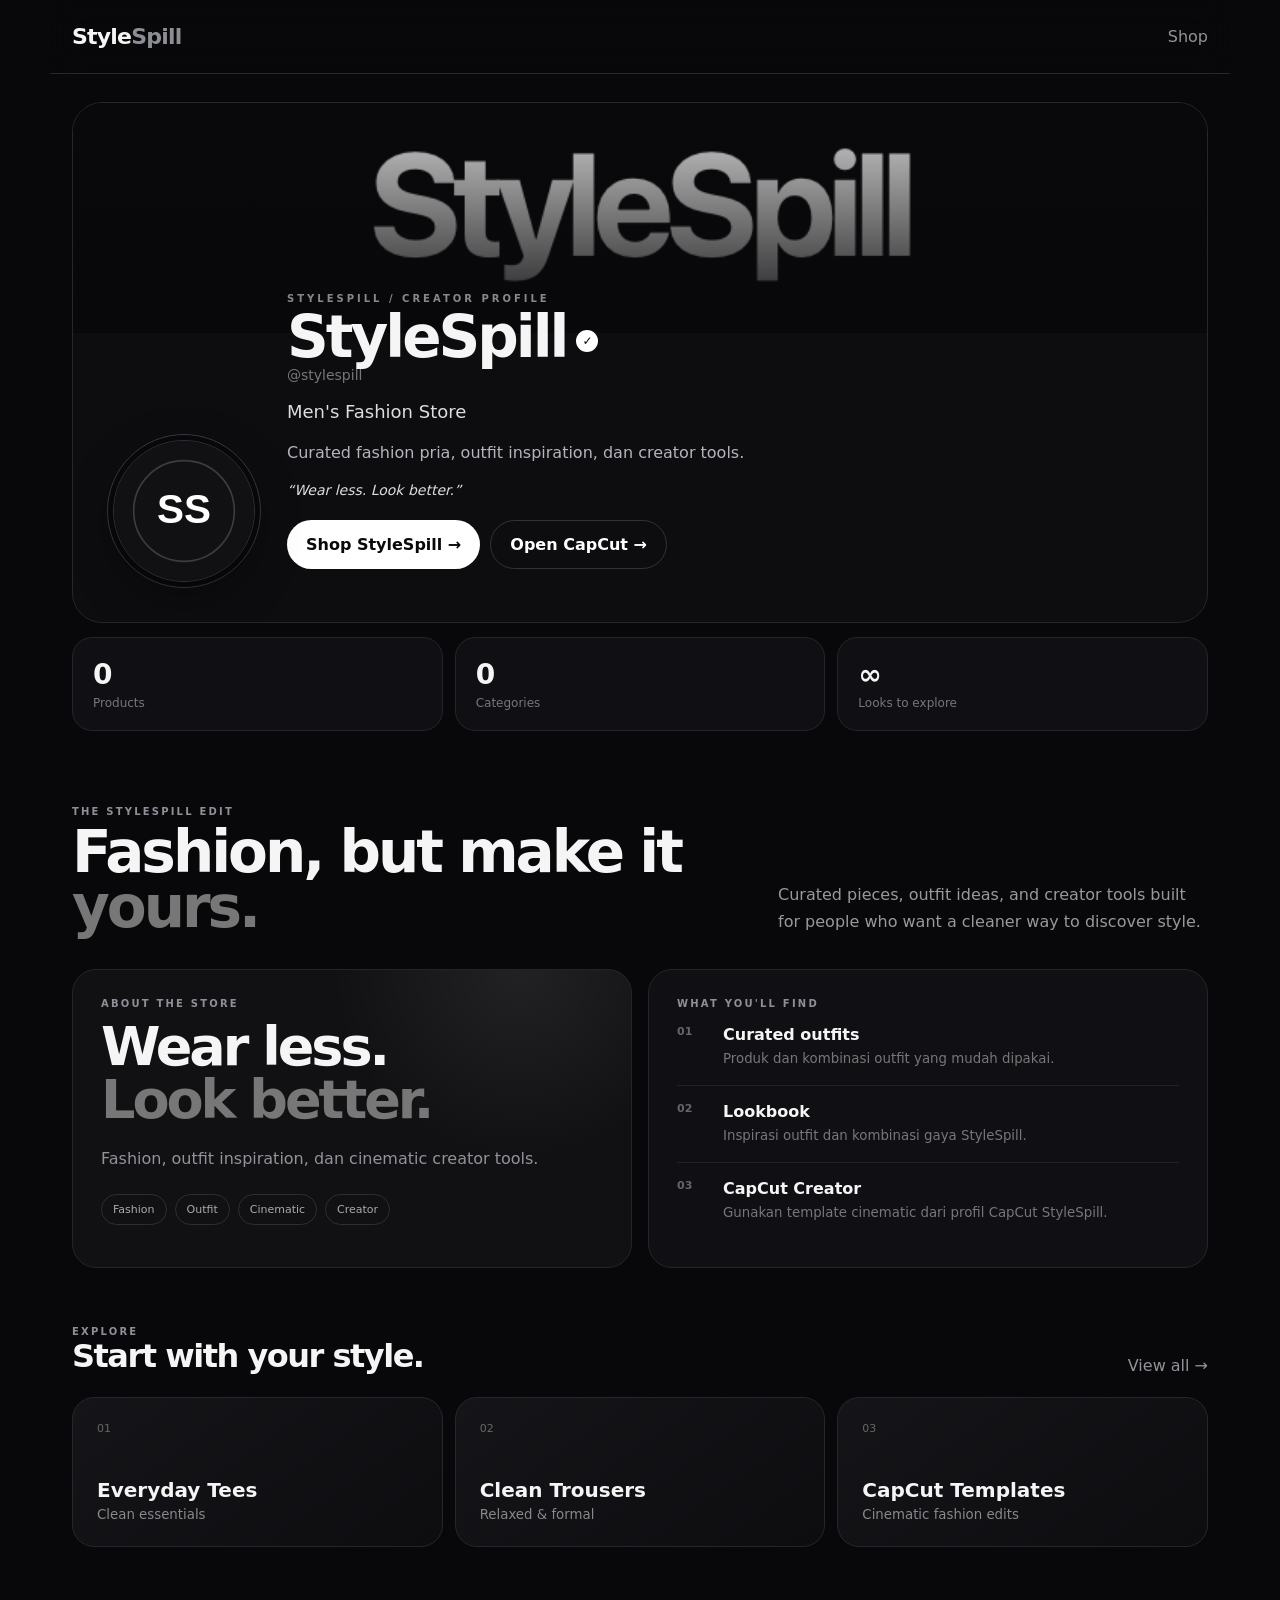
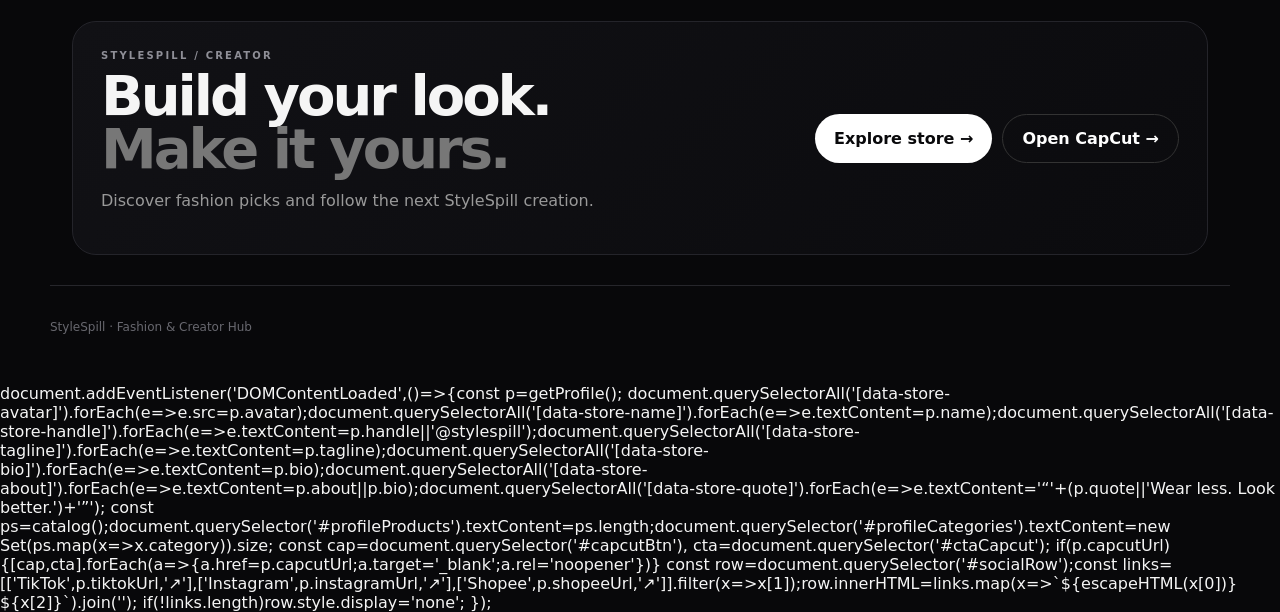
<file: profile.html>
<!doctype html><html lang="id"><head><meta charset="utf-8"><meta name="viewport" content="width=device-width,initial-scale=1"><meta name="theme-color" content="#08080a"><title>Profile | StyleSpill</title><link rel="stylesheet" href="styles.css"></head><body class="profile-body"><header class="wrap nav"><a class="logo" href="index.html">Style<span>Spill</span></a><a class="muted" href="products.html">Shop</a></header><main class="wrap profile-wrap">
<section class="profile-hero premium-profile">
  <div class="profile-cover profile-cover-image"></div>
  <div class="profile-main">
    <div class="profile-avatar-wrap"><img class="profile-avatar-large" data-store-avatar src="assets/profile.svg" alt="StyleSpill profile"></div>
    <div class="profile-identity">
      <div class="profile-kicker">STYLESPILL / CREATOR PROFILE</div>
      <div class="profile-name-row"><h1 data-store-name>StyleSpill</h1><span class="verified-mark">✓</span></div>
      <p class="profile-handle" data-store-handle>@stylespill</p>
      <p class="profile-tag" data-store-tagline>Men's Fashion Store</p>
      <p class="profile-bio" data-store-bio>Curated fashion pria, outfit inspiration, dan creator tools.</p>
      <blockquote class="profile-quote" data-store-quote>“Wear less. Look better.”</blockquote>
      <div class="profile-actions"><a class="btn" href="products.html">Shop StyleSpill →</a><a class="btn ghost" id="capcutBtn" href="capcut.html">Open CapCut →</a></div>
      <div class="social-row" id="socialRow"></div>
    </div>
  </div>
</section>
<section class="profile-stats premium-stats">
  <div><b id="profileProducts">0</b><span>Products</span></div>
  <div><b id="profileCategories">0</b><span>Categories</span></div>
  <div><b id="profileLooks">∞</b><span>Looks to explore</span></div>
</section>
<section class="profile-intro">
  <div><div class="eyebrow">THE STYLESPILL EDIT</div><h2>Fashion, but make it <span>yours.</span></h2></div>
  <p>Curated pieces, outfit ideas, and creator tools built for people who want a cleaner way to discover style.</p>
</section>
<section class="profile-grid premium-grid">
  <article class="profile-card about-card"><div class="eyebrow">ABOUT THE STORE</div><h2>Wear less.<br><span>Look better.</span></h2><p data-store-about>Fashion, outfit inspiration, dan cinematic creator tools.</p><div class="profile-pills"><span>Fashion</span><span>Outfit</span><span>Cinematic</span><span>Creator</span></div></article>
  <article class="profile-card profile-feature"><div class="eyebrow">WHAT YOU'LL FIND</div><div class="feature-row"><span>01</span><div><b>Curated outfits</b><small>Produk dan kombinasi outfit yang mudah dipakai.</small></div></div><div class="feature-row"><span>02</span><div><b>Lookbook</b><small>Inspirasi outfit dan kombinasi gaya StyleSpill.</small></div></div><div class="feature-row"><span>03</span><div><b>CapCut Creator</b><small>Gunakan template cinematic dari profil CapCut StyleSpill.</small></div></div></article>
</section>
<section class="profile-collections">
 <div class="section-head"><div><div class="eyebrow">EXPLORE</div><h2>Start with your style.</h2></div><a class="muted" href="products.html">View all →</a></div>
 <div class="collection-grid"><a href="products.html?category=Kaos"><span>01</span><b>Everyday Tees</b><small>Clean essentials</small></a><a href="products.html?category=Celana"><span>02</span><b>Clean Trousers</b><small>Relaxed & formal</small></a><a href="capcut.html"><span>03</span><b>CapCut Templates</b><small>Cinematic fashion edits</small></a></div>
</section>
<section class="profile-cta premium-cta"><div><div class="eyebrow">STYLESPILL / CREATOR</div><h2>Build your look.<br><span>Make it yours.</span></h2><p>Discover fashion picks and follow the next StyleSpill creation.</p></div><div class="cta-actions"><a class="btn" href="products.html">Explore store →</a><a class="btn ghost" id="ctaCapcut" href="capcut.html">Open CapCut →</a></div></section>
</main><footer class="wrap footer">StyleSpill · Fashion & Creator Hub</footer><script src="catalog.js"></script><script><script src="menu.js"></script>
document.addEventListener('DOMContentLoaded',()=>{const p=getProfile();
document.querySelectorAll('[data-store-avatar]').forEach(e=>e.src=p.avatar);document.querySelectorAll('[data-store-name]').forEach(e=>e.textContent=p.name);document.querySelectorAll('[data-store-handle]').forEach(e=>e.textContent=p.handle||'@stylespill');document.querySelectorAll('[data-store-tagline]').forEach(e=>e.textContent=p.tagline);document.querySelectorAll('[data-store-bio]').forEach(e=>e.textContent=p.bio);document.querySelectorAll('[data-store-about]').forEach(e=>e.textContent=p.about||p.bio);document.querySelectorAll('[data-store-quote]').forEach(e=>e.textContent='“'+(p.quote||'Wear less. Look better.')+'”');
const ps=catalog();document.querySelector('#profileProducts').textContent=ps.length;document.querySelector('#profileCategories').textContent=new Set(ps.map(x=>x.category)).size;
const cap=document.querySelector('#capcutBtn'), cta=document.querySelector('#ctaCapcut'); if(p.capcutUrl){[cap,cta].forEach(a=>{a.href=p.capcutUrl;a.target='_blank';a.rel='noopener'})}
const row=document.querySelector('#socialRow');const links=[['TikTok',p.tiktokUrl,'↗'],['Instagram',p.instagramUrl,'↗'],['Shopee',p.shopeeUrl,'↗']].filter(x=>x[1]);row.innerHTML=links.map(x=>`<a href="${escapeHTML(x[1])}" target="_blank" rel="noopener">${escapeHTML(x[0])} ${x[2]}</a>`).join(''); if(!links.length)row.style.display='none';
});</script></body></html>
</file>
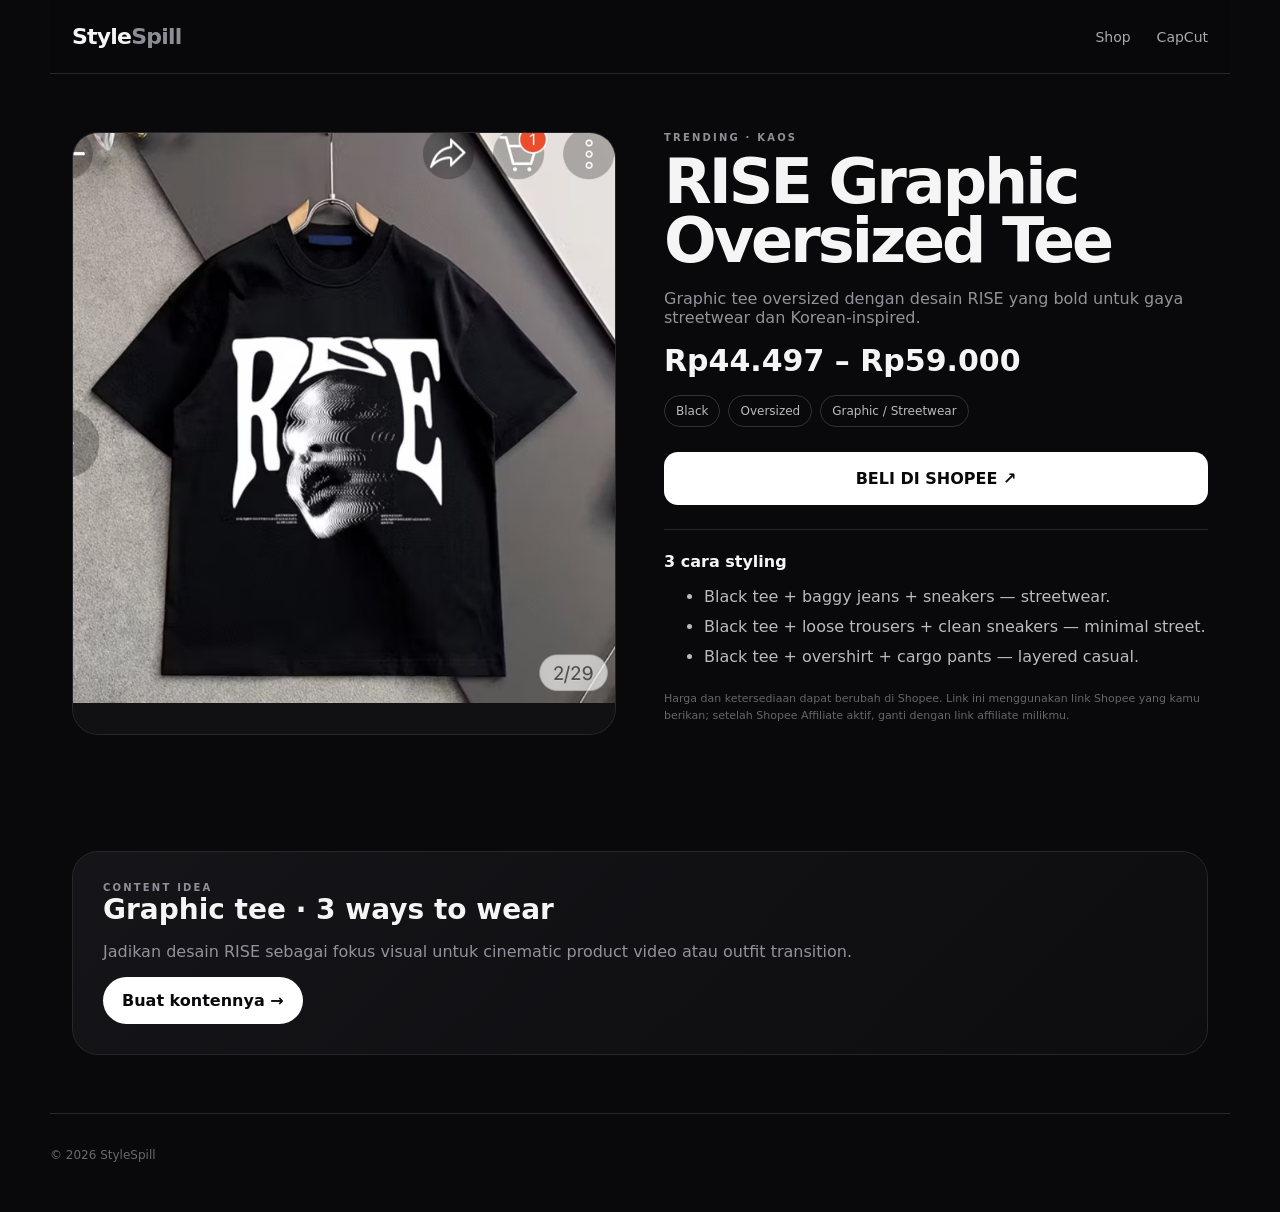
<file: rise-oversized-tee.html>
<!doctype html><html lang="id"><head><meta charset="utf-8"><meta name="viewport" content="width=device-width,initial-scale=1"><meta name="description" content="RISE Graphic Oversized Tee — StyleSpill"><title>RISE Graphic Oversized Tee | StyleSpill</title><link rel="stylesheet" href="../styles.css"><link rel="canonical" href="https://stylespill.id/products/rise-oversized-tee.html"><meta property="og:site_name" content="StyleSpill"><meta property="og:url" content="https://stylespill.id/products/rise-oversized-tee.html"><meta property="og:type" content="product"><meta property="og:description" content="RISE Graphic Oversized Tee — graphic oversized tee untuk gaya streetwear."></head><body><header class="wrap nav"><a class="logo" href="../index.html">Style<span>Spill</span></a><nav class="links"><a href="../products.html">Shop</a><a href="../capcut.html">CapCut</a></nav><button class="mobile-menu" type="button">MENU</button></header><main class="wrap"><section class="detail"><div class="detail-img"><img src="../assets/rise-oversized-tee.jpg" alt="RISE Graphic Oversized Tee"></div><div><div class="eyebrow">Trending · Kaos</div><h1>RISE Graphic Oversized Tee</h1><p class="muted">Graphic tee oversized dengan desain RISE yang bold untuk gaya streetwear dan Korean-inspired.</p><div class="price">Rp44.497 – Rp59.000</div><div class="meta"><span>Black</span><span>Oversized</span><span>Graphic / Streetwear</span></div><a class="buy" href="https://id.shp.ee/tyHPjjeU" target="_blank" rel="noopener noreferrer">BELI DI SHOPEE ↗</a><div class="style-box"><b>3 cara styling</b><ul><li>Black tee + baggy jeans + sneakers — streetwear.</li><li>Black tee + loose trousers + clean sneakers — minimal street.</li><li>Black tee + overshirt + cargo pants — layered casual.</li></ul></div><p class="disclosure">Harga dan ketersediaan dapat berubah di Shopee. Link ini menggunakan link Shopee yang kamu berikan; setelah Shopee Affiliate aktif, ganti dengan link affiliate milikmu.</p></div></section><section class="section"><div class="banner"><div class="eyebrow">Content idea</div><h2>Graphic tee · 3 ways to wear</h2><p class="muted">Jadikan desain RISE sebagai fokus visual untuk cinematic product video atau outfit transition.</p><a class="btn" href="../capcut.html">Buat kontennya →</a></div></section></main><footer class="wrap footer">© 2026 StyleSpill</footer><script src="../menu.js"></script></body></html>
</file>
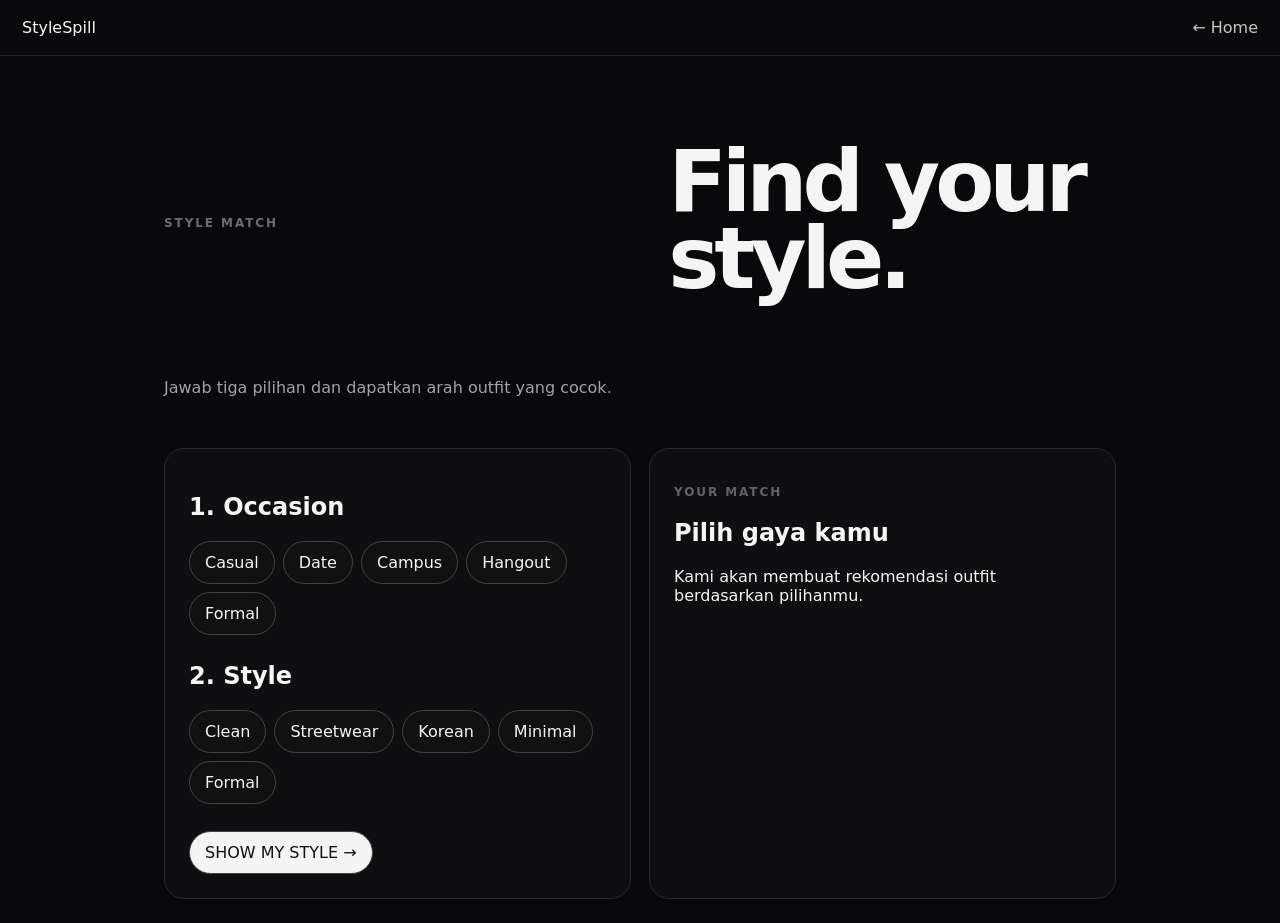
<file: style-match.html>
<!doctype html>
<html lang="id">
<head>
<meta charset="utf-8"><meta name="viewport" content="width=device-width,initial-scale=1">
<title>Style Match — StyleSpill</title>
<link rel="stylesheet" href="styles.css"><link rel="stylesheet" href="v12.css">
</head>
<body>
<header class="topbar"><a class="brand" href="index.html">StyleSpill</a><a class="navlink" href="index.html">← Home</a></header>
<main class="container">
<section class="hero small"><p class="eyebrow">STYLE MATCH</p><h1>Find your style.</h1><p>Jawab tiga pilihan dan dapatkan arah outfit yang cocok.</p></section>
<div class="match-grid">
<div class="panel"><h2>1. Occasion</h2><div class="chips" id="occasion">
<button>Casual</button><button>Date</button><button>Campus</button><button>Hangout</button><button>Formal</button>
</div><h2>2. Style</h2><div class="chips" id="style">
<button>Clean</button><button>Streetwear</button><button>Korean</button><button>Minimal</button><button>Formal</button>
</div><button class="primary" id="match">SHOW MY STYLE →</button></div>
<div class="panel result"><p class="eyebrow">YOUR MATCH</p><h2 id="title">Pilih gaya kamu</h2><p id="copy">Kami akan membuat rekomendasi outfit berdasarkan pilihanmu.</p><div id="items" class="mini-list"></div></div>
</div>
</main>
<script>
let o="Casual",s="Clean";
document.querySelectorAll('#occasion button').forEach(b=>b.onclick=()=>{o=b.textContent;document.querySelectorAll('#occasion button').forEach(x=>x.classList.remove('active'));b.classList.add('active')});
document.querySelectorAll('#style button').forEach(b=>b.onclick=()=>{s=b.textContent;document.querySelectorAll('#style button').forEach(x=>x.classList.remove('active'));b.classList.add('active')});
document.getElementById('match').onclick=()=>{
 const title=(s==="Streetwear"?"Street Edit":s==="Korean"?"Korean Daily":s==="Formal"?"Modern Formal":s==="Minimal"?"Minimal Core":"Clean Everyday");
 document.getElementById('title').textContent=title;
 document.getElementById('copy').textContent=`Untuk ${o.toLowerCase()} dengan vibe ${s.toLowerCase()}, mulai dari outfit yang sederhana dan mudah dipadukan.`;
 document.getElementById('items').innerHTML='<div>👕 Graphic / Oversized Tee</div><div>👖 Loose Pants</div><div>👟 Clean Sneakers</div><div>🧢 Basic Cap</div>';
};
</script></body></html>
</file>
<file: styles.css>
:root{--bg:#09090b;--panel:#111114;--panel2:#151519;--line:#26262b;--text:#f5f5f5;--muted:#92929a;--soft:#cfcfd4;--accent:#fff}
*{box-sizing:border-box}html{scroll-behavior:smooth}body{margin:0;background:var(--bg);color:var(--text);font-family:Inter,ui-sans-serif,system-ui,-apple-system,BlinkMacSystemFont,"Segoe UI",sans-serif}a{text-decoration:none;color:inherit}button,input{font:inherit}.wrap{max-width:1180px;margin:auto;padding:0 22px}.nav{height:74px;display:flex;align-items:center;justify-content:space-between;border-bottom:1px solid var(--line);position:sticky;top:0;background:rgba(9,9,11,.88);backdrop-filter:blur(16px);z-index:10}.logo{font-size:22px;font-weight:850;letter-spacing:-.8px}.logo span{color:#8d8d95}.links{display:flex;gap:26px;color:#aaa;font-size:14px}.links a:hover{color:#fff}.hero{padding:78px 0 64px;display:grid;grid-template-columns:1.02fr .98fr;gap:38px;align-items:center}.eyebrow{text-transform:uppercase;letter-spacing:2.2px;color:#8f8f97;font-size:10px;font-weight:700}.hero h1{font-size:clamp(48px,7vw,86px);line-height:.9;letter-spacing:-5px;margin:15px 0 22px}.hero p{max-width:570px;color:#a2a2aa;line-height:1.75}.actions{display:flex;gap:10px;flex-wrap:wrap;margin-top:25px}.btn{display:inline-flex;align-items:center;justify-content:center;padding:14px 19px;border-radius:999px;background:#fff;color:#09090b;font-weight:800}.btn.ghost{background:transparent;color:#fff;border:1px solid #333}.hero-card,.card,.feature,.category{background:var(--panel);border:1px solid var(--line);border-radius:24px;overflow:hidden}.hero-card img{width:100%;display:block;aspect-ratio:1/1;object-fit:cover}.caption{padding:19px}.tag{font-size:10px;color:#92929a;text-transform:uppercase;letter-spacing:1.5px;font-weight:700}.caption strong{display:block;margin:8px 0 5px;font-size:18px}.muted{color:var(--muted)}.section{padding:58px 0}.section-head{display:flex;align-items:end;justify-content:space-between;margin-bottom:22px}.section-head h2{margin:0;font-size:32px;letter-spacing:-1.5px}.section-head p{margin:0;color:var(--muted);font-size:13px}.chips{display:flex;gap:9px;overflow:auto;padding-bottom:3px}.chip{border:1px solid #303036;border-radius:999px;padding:10px 14px;color:#aaa;white-space:nowrap;background:#101014}.chip.active,.chip:hover{background:#fff;color:#09090b;border-color:#fff}.grid{display:grid;grid-template-columns:repeat(3,1fr);gap:18px}.card{display:block;transition:transform .2s,border-color .2s}.card:hover{transform:translateY(-3px);border-color:#414149}.card img{width:100%;aspect-ratio:1/1;object-fit:cover;display:block}.card-body{padding:17px}.card h3{margin:7px 0 6px;font-size:19px}.price{font-size:19px;font-weight:850}.pill{display:inline-flex;margin-top:12px;border:1px solid #34343a;border-radius:999px;padding:8px 11px;font-size:12px;color:#ddd}.features{display:grid;grid-template-columns:repeat(3,1fr);gap:14px}.feature{padding:24px}.feature b{display:block;margin-bottom:8px}.feature span{color:#92929a;line-height:1.6;font-size:14px}.banner{padding:30px;border:1px solid var(--line);border-radius:26px;background:linear-gradient(135deg,#151519,#0d0d10)}.banner h2{margin:0 0 8px;font-size:28px}.searchbar{display:grid;grid-template-columns:1fr auto;gap:10px;margin:22px 0}.search{width:100%;background:#111114;color:#fff;border:1px solid #303036;border-radius:14px;padding:15px 16px;outline:none}.select{background:#111114;color:#fff;border:1px solid #303036;border-radius:14px;padding:0 14px}.empty{display:none;padding:30px;border:1px dashed #34343a;border-radius:18px;color:#92929a}.detail{padding:58px 0;display:grid;grid-template-columns:1fr 1fr;gap:48px}.detail-img{background:#111114;border:1px solid var(--line);border-radius:26px;overflow:hidden}.detail-img img{width:100%;display:block}.detail h1{font-size:clamp(40px,5vw,62px);line-height:.95;letter-spacing:-3px;margin:10px 0 18px}.detail .price{font-size:30px;margin-top:14px}.buy{display:flex;align-items:center;justify-content:center;background:#fff;color:#09090b;padding:17px;border-radius:14px;font-weight:850;margin:25px 0 12px}.meta{display:flex;flex-wrap:wrap;gap:8px;margin-top:17px}.meta span{padding:8px 11px;border:1px solid #303036;border-radius:999px;font-size:12px;color:#bbb}.style-box{border-top:1px solid var(--line);margin-top:24px;padding-top:22px}.style-box li{margin:11px 0;color:#bbb}.disclosure{font-size:11px;color:#666;line-height:1.55;margin-top:24px}.footer{border-top:1px solid var(--line);padding:34px 0 50px;color:#68686f;font-size:12px}.footer-row{display:flex;justify-content:space-between;gap:20px}.mobile-menu{display:none}
@media(max-width:820px){.links{display:none}.hero,.detail{grid-template-columns:1fr}.hero{padding-top:45px}.grid{grid-template-columns:1fr 1fr}.features{grid-template-columns:1fr}.mobile-menu{display:block;color:#aaa}.hero h1{letter-spacing:-3px}.searchbar{grid-template-columns:1fr}}
@media(max-width:520px){.wrap{padding:0 16px}.grid{grid-template-columns:1fr}.section{padding:42px 0}.hero{padding-bottom:35px}.hero h1{font-size:52px}.footer-row{flex-direction:column}}

/* Mobile menu */
.mobile-menu{border:0;background:transparent;color:#aaa;cursor:pointer;font-weight:500;padding:8px 0;font-size:14px}
.menu-overlay{position:fixed;inset:0;background:rgba(0,0,0,.72);backdrop-filter:blur(10px);z-index:50;display:none}
.menu-overlay.open{display:block}
.menu-panel{position:absolute;top:0;right:0;width:min(86vw,360px);height:100%;background:#111114;border-left:1px solid #29292f;padding:28px 24px;box-shadow:-20px 0 60px rgba(0,0,0,.35)}
.menu-top{display:flex;align-items:center;justify-content:space-between;margin-bottom:48px}
.menu-title{font-size:12px;text-transform:uppercase;letter-spacing:2px;color:#888}
.menu-close{border:1px solid #333;background:transparent;color:#fff;border-radius:999px;width:38px;height:38px;cursor:pointer;font-size:22px;line-height:1}
.menu-links{display:flex;flex-direction:column;gap:8px}
.menu-links a{padding:16px 0;border-bottom:1px solid #26262b;font-size:22px;font-weight:750}
.menu-links a span{color:#777;font-size:12px;font-weight:500;margin-left:8px}
body.menu-open{overflow:hidden}
@media(min-width:821px){.mobile-menu{display:none!important}}
/* V10 store / catalog manager */
.store-mini{display:flex;align-items:center;gap:8px;margin-left:auto;margin-right:22px;color:#ddd;font-size:12px}.store-mini img{width:32px;height:32px;border-radius:50%;object-fit:cover;border:1px solid #303036}.store-mini a{color:#ddd}.number-badge{position:absolute;left:10px;top:10px;background:rgba(9,9,11,.86);border:1px solid #3a3a42;border-radius:999px;padding:6px 8px;font-size:10px;font-weight:800;letter-spacing:.8px}.card-media{position:relative}.category-grid{display:grid;grid-template-columns:repeat(4,1fr);gap:12px}.category{padding:22px;display:flex;justify-content:space-between;align-items:center;min-height:86px}.category span{font-weight:750}.category b{color:#777}.category:hover{border-color:#4a4a53;transform:translateY(-2px)}.shop-head{display:flex;align-items:end;justify-content:space-between;gap:20px}.shop-head h1{font-size:clamp(48px,7vw,78px);letter-spacing:-4px;line-height:.95;margin:12px 0}.profile-link{display:flex;align-items:center;gap:9px;border:1px solid #303036;border-radius:999px;padding:8px 12px;color:#ccc}.profile-link img{width:34px;height:34px;border-radius:50%}.shop-controls{padding-top:0}.product-number-large{padding:10px 14px;color:#aaa;font-size:11px;letter-spacing:2px;font-weight:800}.detail-img img{width:100%;display:block}.profile-page{min-height:75vh;display:flex;flex-direction:column;align-items:center;justify-content:center;text-align:center;max-width:680px;margin:auto;padding:70px 0}.profile-avatar{width:130px;height:130px;border-radius:50%;border:1px solid #3a3a42;margin-bottom:25px}.profile-page h1{font-size:clamp(48px,8vw,82px);letter-spacing:-5px;margin:10px 0}.profile-tag{font-size:18px;color:#ddd}.admin-title{font-size:clamp(46px,7vw,76px);letter-spacing:-4px;margin:10px 0}.admin-actions{display:flex;gap:10px;flex-wrap:wrap;margin-top:25px}.admin-layout{display:grid;grid-template-columns:1.1fr .9fr;gap:20px;padding-bottom:50px}.admin-list,.admin-panel{background:var(--panel);border:1px solid var(--line);border-radius:24px;padding:22px}.admin-panel{position:sticky;top:95px;height:max-content}.admin-item{display:grid;grid-template-columns:64px 1fr auto auto;gap:10px;align-items:center;padding:12px 0;border-bottom:1px solid var(--line)}.admin-item img{width:64px;height:64px;border-radius:12px;object-fit:cover;background:#0c0c0f}.admin-item-main{min-width:0}.admin-item-main b,.admin-item-main span{display:block;overflow:hidden;text-overflow:ellipsis;white-space:nowrap}.admin-item-main span{color:#888;font-size:12px;margin-top:5px}.admin-item button{border:1px solid #34343a;background:#151519;color:#ddd;border-radius:10px;padding:9px 10px}.admin-panel label,.profile-editor label{display:block;font-size:12px;color:#aaa;margin:0 0 13px}.admin-panel input,.admin-panel select,.admin-panel textarea,.profile-editor input,.profile-editor textarea{width:100%;margin-top:7px;background:#0c0c0f;color:#fff;border:1px solid #303036;border-radius:12px;padding:12px;outline:none}.admin-panel small{display:block;color:#666;margin:7px 0}.form-buttons{display:flex;gap:8px;margin-top:8px}.file-btn{position:relative;overflow:hidden;cursor:pointer}.profile-editor{display:grid;grid-template-columns:120px 1fr;gap:25px;align-items:start}.profile-editor>img{width:110px;height:110px;border-radius:50%;border:1px solid #38383f;object-fit:cover}.menu-profile{display:flex;gap:12px;align-items:center;padding:16px;border:1px solid #2b2b31;border-radius:16px;margin-bottom:24px}.menu-profile img{width:44px;height:44px;border-radius:50%}.menu-profile b,.menu-profile small{display:block}.menu-profile small{color:#777;margin-top:3px}.admin-link{color:#bbb!important}
@media(max-width:820px){.store-mini{margin-left:auto;margin-right:12px}.category-grid{grid-template-columns:1fr 1fr}.admin-layout{grid-template-columns:1fr}.admin-panel{position:static}.shop-head{align-items:start;flex-direction:column}.profile-link{align-self:flex-start}.profile-editor{grid-template-columns:1fr}.profile-editor>img{width:90px;height:90px}}
@media(max-width:520px){.category-grid{grid-template-columns:1fr 1fr}.store-mini span,.store-mini a{max-width:80px;overflow:hidden;text-overflow:ellipsis;white-space:nowrap}.admin-item{grid-template-columns:54px 1fr auto}.admin-item img{width:54px;height:54px}.admin-item button{grid-column:auto}.admin-item button[data-del]{grid-column:3}.profile-page h1{letter-spacing:-3px}}

/* V11 interactive store */
.wish-btn{position:absolute;right:10px;top:10px;width:36px;height:36px;border-radius:50%;border:1px solid #3a3a42;background:rgba(9,9,11,.88);color:#fff;font-size:18px;cursor:pointer;z-index:2}.wish-btn.active{background:#fff;color:#09090b}.card-link{display:block;color:inherit}.result-line{display:flex;justify-content:space-between;align-items:center;margin-top:12px}.match-box{padding:22px;border:1px solid var(--line);border-radius:24px;background:#101014}.match-controls{display:flex;gap:10px;flex-wrap:wrap;margin:18px 0}.match-controls select{background:#0c0c0f;color:#fff;border:1px solid #303036;border-radius:12px;padding:13px 14px}.match-controls .btn{border:0}.style-match-banner{display:flex;align-items:center;justify-content:space-between;gap:20px}.trust-row{display:flex;gap:14px;flex-wrap:wrap;margin-top:22px;color:#777;font-size:11px}.detail-actions{display:flex;gap:8px;margin-top:18px}.wish-detail,.copy-code{flex:1;border:1px solid #34343a;background:#111114;color:#ddd;border-radius:12px;padding:13px;font-weight:700}.wish-detail.active{background:#fff;color:#09090b}.stats-grid{display:grid;grid-template-columns:repeat(4,1fr);gap:12px;padding-bottom:28px}.stat{background:var(--panel);border:1px solid var(--line);border-radius:18px;padding:18px}.stat span,.stat b{display:block}.stat span{color:#777;font-size:11px;text-transform:uppercase;letter-spacing:1px}.stat b{font-size:28px;margin-top:8px}.admin-item-main{min-width:0}.product-card{position:relative}
@media(max-width:820px){.style-match-banner{align-items:flex-start;flex-direction:column}.stats-grid{grid-template-columns:1fr 1fr}}
@media(max-width:520px){.stats-grid{grid-template-columns:1fr 1fr}.match-controls{flex-direction:column}.match-controls select,.match-controls .btn{width:100%}}

.category-grid{display:grid;grid-template-columns:repeat(4,1fr);gap:12px}.category{padding:18px;display:flex;justify-content:space-between;align-items:center}.store-mini{display:flex;align-items:center;gap:8px;margin-left:auto;margin-right:20px;font-size:12px}.store-mini img{width:30px;height:30px;border-radius:50%;object-fit:cover;border:1px solid #333}.profile-link{display:flex;align-items:center;gap:8px}.profile-link img{width:34px;height:34px;border-radius:50%;object-fit:cover}.number-badge{position:absolute;left:10px;top:10px;background:rgba(9,9,11,.86);border:1px solid #333;border-radius:999px;padding:7px 9px;font-size:10px}.card-media{position:relative}.wish-btn{position:absolute;right:10px;top:10px;width:38px;height:38px;border-radius:50%;border:1px solid #333;background:rgba(9,9,11,.85);color:#fff;z-index:2}.wish-btn.active{background:#fff;color:#09090b}.import-row{display:grid;grid-template-columns:1fr auto;gap:10px;margin-top:18px}.import-row input{width:100%;background:#111114;color:#fff;border:1px solid #303036;border-radius:14px;padding:15px}.import-status{margin-top:10px;font-size:13px}.admin-title{font-size:clamp(40px,6vw,68px);letter-spacing:-3px;margin:8px 0 14px}.admin-actions{display:flex;gap:10px;flex-wrap:wrap;margin-top:22px}.stats-grid{display:grid;grid-template-columns:repeat(4,1fr);gap:12px;margin:10px 0 30px}.stat{border:1px solid #26262b;border-radius:18px;padding:18px;background:#111114}.stat span{display:block;color:#92929a;font-size:12px}.stat b{display:block;margin-top:8px;font-size:24px}.admin-layout{display:grid;grid-template-columns:1.2fr .8fr;gap:20px}.admin-panel,.admin-list{border:1px solid #26262b;border-radius:22px;padding:20px;background:#111114}.admin-panel form{display:grid;gap:12px}.admin-panel label{display:grid;gap:7px;font-size:12px;color:#aaa}.admin-panel input,.admin-panel select,.admin-panel textarea{background:#0b0b0e;color:#fff;border:1px solid #303036;border-radius:12px;padding:12px}.admin-item{display:grid;grid-template-columns:60px 1fr auto auto;gap:10px;align-items:center;padding:10px 0;border-bottom:1px solid #222}.admin-item img{width:60px;height:60px;object-fit:cover;border-radius:12px}.admin-item-main{display:grid;gap:5px}.admin-item-main span{font-size:12px;color:#888}.admin-item button{background:#151519;color:#fff;border:1px solid #333;border-radius:10px;padding:8px 10px}.profile-editor{display:grid;grid-template-columns:110px 1fr;gap:20px}.profile-editor>img{width:100px;height:100px;border-radius:50%;object-fit:cover;border:1px solid #333}.profile-editor>div{display:grid;gap:10px}.profile-page{text-align:center;max-width:650px;margin:90px auto;padding:40px}.profile-avatar{width:110px;height:110px;border-radius:50%;object-fit:cover;border:1px solid #333}.profile-tag{font-size:18px}.detail-img{position:relative}.product-number-large{position:absolute;left:15px;top:15px;z-index:2;background:rgba(9,9,11,.85);border:1px solid #333;border-radius:999px;padding:9px 12px;font-size:11px}.style-match-banner .actions{margin-top:15px}
@media(max-width:820px){.category-grid{grid-template-columns:1fr 1fr}.stats-grid{grid-template-columns:1fr 1fr}.admin-layout{grid-template-columns:1fr}.store-mini{margin-right:8px}.import-row{grid-template-columns:1fr}.profile-editor{grid-template-columns:1fr}.profile-editor>img{margin:auto}.admin-item{grid-template-columns:50px 1fr}.admin-item button{grid-column:auto}.hero .hero-card{order:-1}}

/* V14 — Screenshot-based main menu */
.home-background-page{margin:0;background:#09090b;overflow-x:hidden}.home-menu{position:relative;min-height:100svh;width:100%;background:#09090b;overflow:hidden}.home-bg{position:absolute;inset:0;width:100%;height:100%;object-fit:cover;object-position:center top;display:block;user-select:none;-webkit-user-drag:none}.hotspot{position:absolute;z-index:3;display:block}.hotspot-shop{top:0;right:0;width:24%;height:11%}.hotspot-buy{left:24%;right:24%;top:78%;height:15%;border-radius:999px}.home-menu-trigger{position:absolute;z-index:5;top:18px;right:16px;border:1px solid rgba(255,255,255,.18);background:rgba(9,9,11,.58);color:#fff;border-radius:999px;padding:9px 12px;font-size:11px;letter-spacing:.6px;backdrop-filter:blur(10px);opacity:.72}.home-menu-panel{position:absolute;z-index:10;right:14px;top:58px;width:min(84vw,320px);display:none;flex-direction:column;gap:2px;padding:14px;border:1px solid #303036;border-radius:20px;background:rgba(9,9,11,.94);backdrop-filter:blur(18px);box-shadow:0 20px 60px rgba(0,0,0,.45)}.home-menu-panel.open{display:flex}.home-menu-panel a{color:#fff;padding:13px 8px;border-bottom:1px solid #24242a;font-weight:700}.home-menu-panel a:last-child{border-bottom:0}@media(max-width:520px){.home-menu-trigger{top:13px;right:12px}.hotspot-shop{height:12%}.hotspot-buy{left:25%;right:25%;top:78%;height:16%}}

/* StyleSpill premium profile */
.profile-body{background:#08080a}.profile-wrap{padding-bottom:70px}.profile-hero{position:relative;overflow:hidden;border:1px solid #24242a;border-radius:30px;background:#0d0d10;margin-top:28px}.profile-cover{height:180px;background-image:linear-gradient(180deg,rgba(8,8,10,.05),rgba(8,8,10,.9)),url('assets/home-background.png');background-size:cover;background-position:center}.profile-main{position:relative;display:grid;grid-template-columns:170px 1fr;gap:28px;padding:0 36px 36px}.profile-avatar-wrap{margin-top:-82px;position:relative}.profile-avatar-large{width:158px;height:158px;border-radius:50%;object-fit:cover;background:#101014;border:8px solid #0d0d10;box-shadow:0 15px 45px rgba(0,0,0,.35)}.profile-identity{padding-top:18px}.profile-kicker{font-size:10px;letter-spacing:3px;font-weight:800;color:#888}.profile-name-row{display:flex;align-items:center;gap:10px}.profile-name-row h1{font-size:clamp(42px,7vw,76px);line-height:.95;letter-spacing:-4px;margin:8px 0}.profile-dot{display:inline-grid;place-items:center;width:30px;height:30px;border-radius:50%;font-size:10px;font-weight:900;letter-spacing:1px;border:1px solid #4a4a52;color:#ddd;background:#151519}.profile-handle{margin:0;color:#777;font-size:14px}.profile-bio{max-width:650px;color:#b4b4bc;font-size:16px;line-height:1.6;margin:15px 0 0}.profile-actions{display:flex;gap:10px;flex-wrap:wrap;margin-top:22px}.profile-stats{display:grid;grid-template-columns:repeat(3,1fr);gap:12px;margin:18px 0}.profile-stats>div{border:1px solid #24242a;background:#101014;border-radius:20px;padding:20px}.profile-stats b{display:block;font-size:28px;letter-spacing:-1px}.profile-stats span{display:block;color:#777;font-size:12px;margin-top:5px}.profile-grid{display:grid;grid-template-columns:1fr 1fr;gap:16px}.profile-card{border:1px solid #24242a;background:#101014;border-radius:24px;padding:28px}.profile-card h2{font-size:clamp(34px,5vw,54px);letter-spacing:-3px;line-height:.98;margin:12px 0 18px}.profile-card h2 span{color:#777}.profile-card p{color:#92929a;line-height:1.7}.profile-pills{display:flex;flex-wrap:wrap;gap:8px;margin-top:22px}.profile-pills span{border:1px solid #2d2d34;border-radius:999px;padding:8px 11px;color:#aaa;font-size:11px}.profile-feature .feature-row{display:grid;grid-template-columns:36px 1fr;gap:10px;padding:16px 0;border-bottom:1px solid #222229}.profile-feature .feature-row:last-child{border-bottom:0}.feature-row>span{color:#666;font-size:11px;font-weight:800}.feature-row b{display:block}.feature-row small{display:block;color:#777;line-height:1.5;margin-top:5px}.profile-cta{display:flex;justify-content:space-between;align-items:center;gap:20px;margin-top:16px;border:1px solid #24242a;border-radius:24px;padding:28px;background:linear-gradient(135deg,#111115,#0b0b0e)}.profile-cta h2{font-size:clamp(30px,5vw,50px);letter-spacing:-2px;line-height:1;margin:8px 0 0}
@media(max-width:720px){.profile-cover{height:145px}.profile-main{grid-template-columns:1fr;gap:8px;padding:0 20px 26px}.profile-avatar-wrap{margin-top:-66px}.profile-avatar-large{width:126px;height:126px}.profile-identity{padding-top:8px}.profile-name-row h1{letter-spacing:-3px}.profile-stats{grid-template-columns:1fr 1fr 1fr}.profile-grid{grid-template-columns:1fr}.profile-card{padding:22px}.profile-cta{align-items:flex-start;flex-direction:column}.profile-cta .btn{width:100%;text-align:center}}

/* V14.2 premium profile */
.profile-wrap{padding-bottom:30px}.profile-hero{position:relative;overflow:hidden;border:1px solid var(--line);border-radius:30px;background:#0d0d10;margin-top:28px}.profile-cover-image{height:230px;background-image:linear-gradient(180deg,rgba(8,8,10,.12),rgba(8,8,10,.96)),url('assets/home-background.png');background-size:cover;background-position:center}.profile-main{position:relative;display:flex;gap:26px;padding:0 34px 34px;align-items:flex-end;margin-top:-58px}.profile-avatar-wrap{flex:0 0 auto;padding:5px;border:1px solid #3a3a42;border-radius:50%;background:#09090b}.profile-avatar-large{width:142px;height:142px;border-radius:50%;object-fit:cover;display:block;border:1px solid #2d2d34}.profile-identity{padding-bottom:3px;max-width:720px}.verified-mark{display:inline-flex;width:22px;height:22px;border-radius:50%;align-items:center;justify-content:center;background:#fff;color:#08080a;font-size:12px;font-weight:900;margin-top:10px}.profile-name-row{display:flex;align-items:center;gap:10px}.profile-name-row h1{margin:6px 0 2px;font-size:clamp(34px,5vw,58px);letter-spacing:-3px;line-height:.95}.profile-quote{margin:16px 0 0;color:#ddd;font-size:14px;font-style:italic}.social-row{display:flex;gap:8px;flex-wrap:wrap;margin-top:16px}.social-row a{border:1px solid #34343a;border-radius:999px;padding:8px 12px;color:#ddd;font-size:12px;background:#111114}.premium-stats{margin:14px 0 20px}.profile-intro{display:flex;justify-content:space-between;gap:40px;padding:55px 0 24px;align-items:end}.profile-intro h2{margin:8px 0 0;font-size:clamp(34px,5vw,58px);letter-spacing:-3px;line-height:.95}.profile-intro h2 span,.about-card h2 span,.premium-cta h2 span{color:#777}.profile-intro p{max-width:430px;color:#999;line-height:1.7;margin:0}.premium-grid{margin-top:10px}.about-card{background:radial-gradient(circle at 80% 0%,rgba(255,255,255,.07),transparent 35%),var(--panel)}.profile-collections{padding:58px 0}.collection-grid{display:grid;grid-template-columns:repeat(3,1fr);gap:12px}.collection-grid a{padding:24px;border:1px solid var(--line);border-radius:22px;background:linear-gradient(145deg,#151519,#0d0d10);min-height:150px;display:flex;flex-direction:column;justify-content:flex-end;transition:.2s}.collection-grid a:hover{transform:translateY(-3px);border-color:#444}.collection-grid span{color:#666;font-size:11px;margin-bottom:auto}.collection-grid b{font-size:20px}.collection-grid small{color:#888;margin-top:5px}.premium-cta{display:flex;justify-content:space-between;align-items:center;gap:30px}.premium-cta h2{font-size:clamp(34px,5vw,56px);letter-spacing:-3px;line-height:.95;margin:8px 0}.premium-cta p{color:#999}.cta-actions{display:flex;gap:10px;flex-wrap:wrap}.profile-editor input,.profile-editor textarea{margin-bottom:12px}
@media(max-width:700px){.profile-cover-image{height:190px}.profile-main{padding:0 18px 24px;display:block;margin-top:-52px}.profile-avatar-large{width:108px;height:108px}.profile-avatar-wrap{display:inline-block;margin-bottom:16px}.profile-name-row h1{font-size:42px}.profile-intro,.premium-cta{display:block}.profile-intro p{margin-top:18px}.collection-grid{grid-template-columns:1fr}.premium-cta .cta-actions{margin-top:22px}.profile-stats{grid-template-columns:repeat(3,1fr)}}
</file>
<file: v12.css>
.topbar{display:flex;justify-content:space-between;align-items:center;padding:18px 22px;border-bottom:1px solid #222}
.navlink{color:inherit;text-decoration:none;opacity:.8}
.container{max-width:1000px;margin:auto;padding:24px}
.hero.small{padding:48px 0 30px}.eyebrow{font-size:12px;letter-spacing:.16em;opacity:.65}
.match-grid{display:grid;grid-template-columns:1fr 1fr;gap:18px}.panel,.look-card,.outfit-card{border:1px solid #292929;border-radius:20px;padding:24px;background:rgba(255,255,255,.025)}
.chips{display:flex;flex-wrap:wrap;gap:8px;margin:12px 0 24px}.chips button,.primary{border:1px solid #444;background:#111;color:inherit;border-radius:999px;padding:11px 15px}
.chips button.active,.primary{background:#f4f4f4;color:#111}
.mini-list{display:grid;gap:10px;margin-top:20px}.mini-list div{padding:13px;border:1px solid #292929;border-radius:12px}
.look-grid{display:grid;grid-template-columns:1fr 1fr;gap:16px}.look-card a{color:inherit;font-size:12px;letter-spacing:.08em}.look-num{font-size:12px;opacity:.5}
.builder{display:grid;gap:16px;max-width:700px}.builder label{display:grid;gap:8px;font-size:12px;letter-spacing:.08em}.builder select{background:#111;color:inherit;border:1px solid #333;border-radius:12px;padding:14px}
@media(max-width:700px){.match-grid,.look-grid{grid-template-columns:1fr}.container{padding:18px}}
</file>
